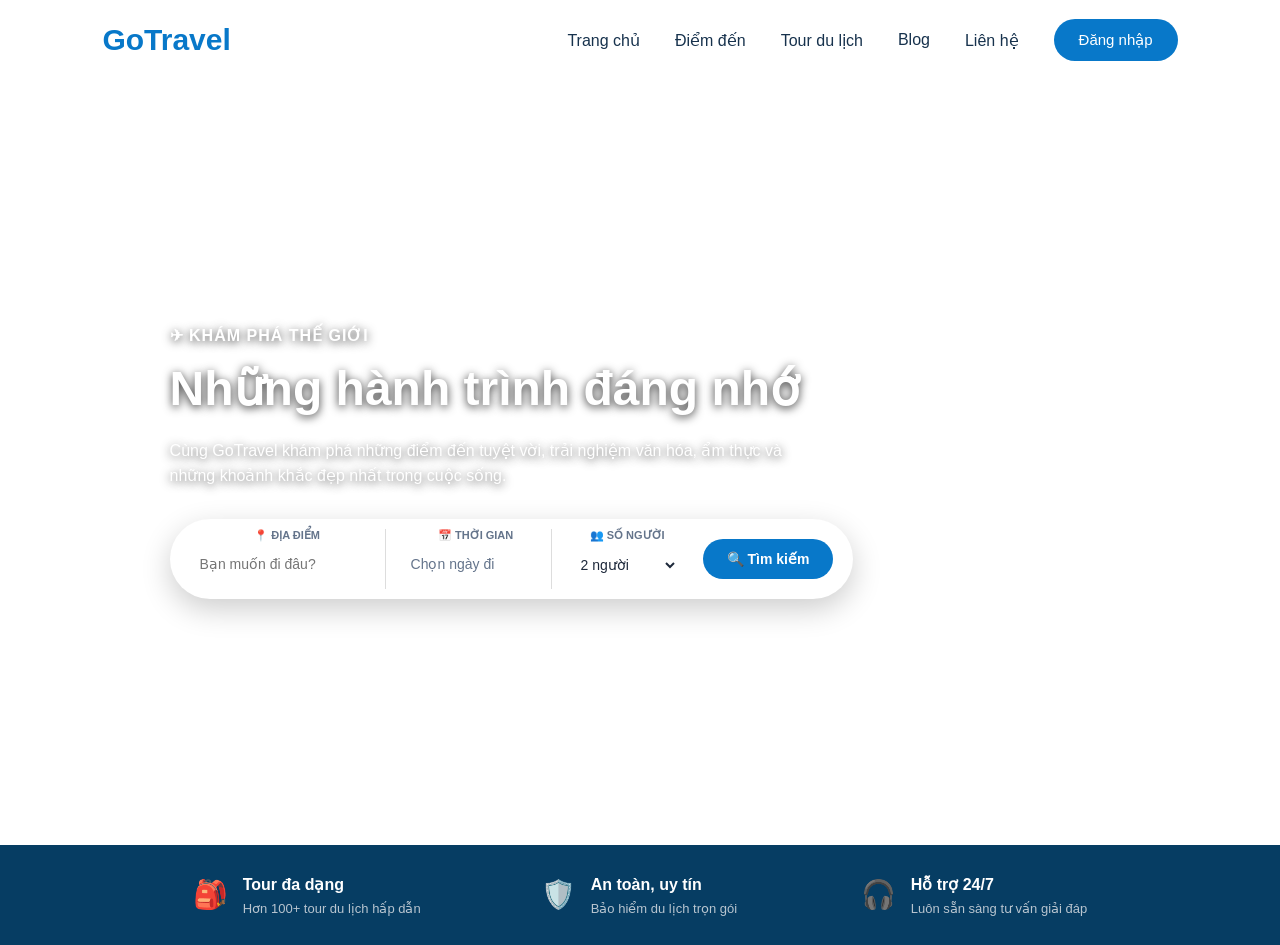
<file: index.html>
<!DOCTYPE html>
<html lang="vi">
<head>
    <meta charset="UTF-8">
    <meta http-equiv="refresh" content="0; url=Bai%20tap%20lon%20tkw/khungtrangwed/banner.html">
    <script>
        window.location.href = "Bai tap lon tkw/khungtrangwed/banner.html";
    </script>
</head>
<body></body>
</html>
</file>
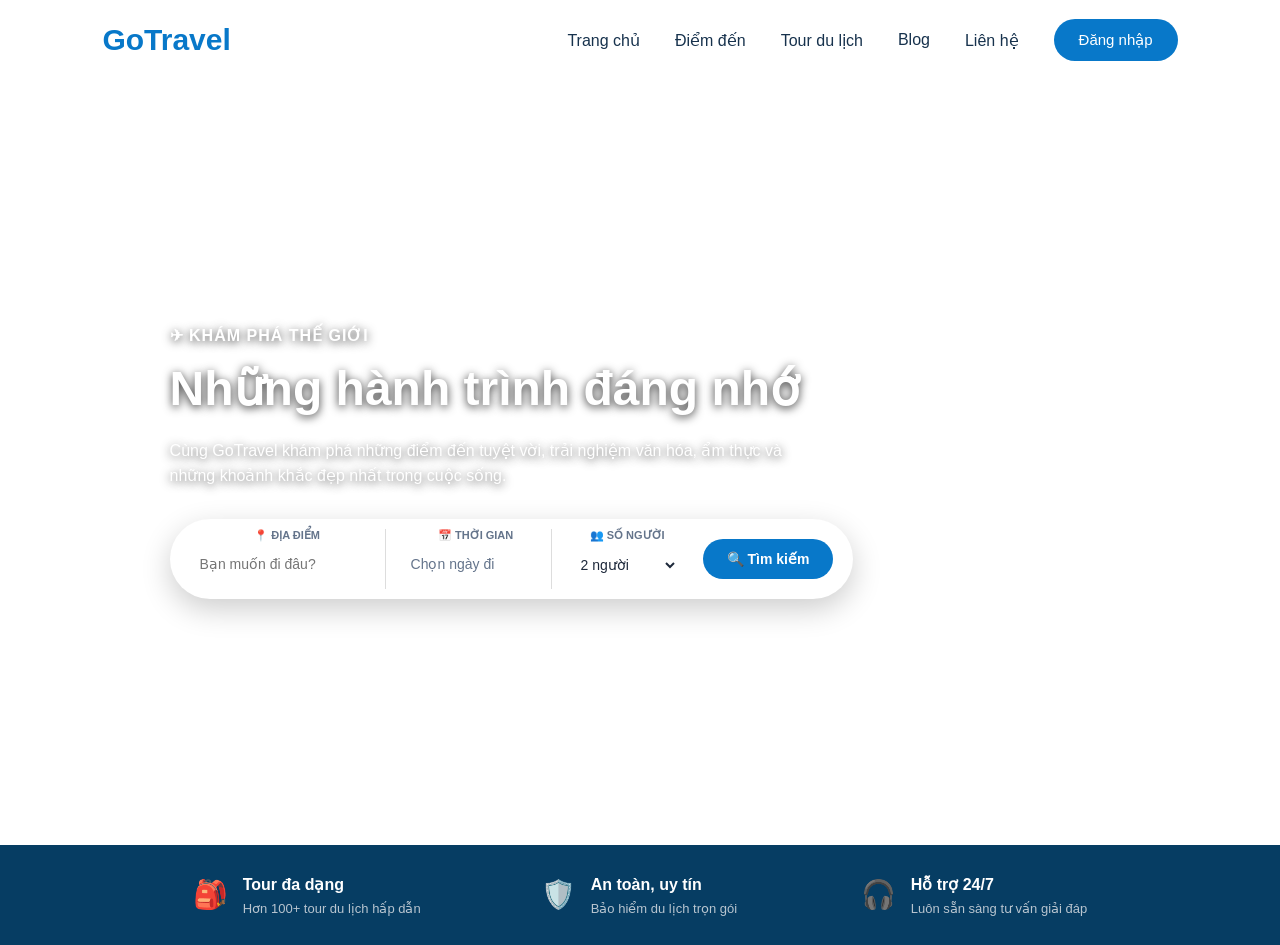
<file: Bai tap lon tkw/khungtrangwed/banner.html>
<!DOCTYPE html>
<html lang="vi">

<head>
    <meta charset="UTF-8">
    <meta name="viewport" content="width=device-width, initial-scale=1.0">
    <title>Du lịch Việt Nam - GoTravel</title>
    
<link rel="stylesheet" href="style.css/banner.css">
<!-- Nhúng phông chữ chuẩn tiếng Việt từ Google -->
<link href="https://fonts.googleapis.com/css2?family=Be+Vietnam+Pro:wght@500;600;700&display=swap" rel="stylesheet">
</head>

<body>

    <!-- ================= HEADER ================= -->
    <header>
        <div class="logo" onclick="location.href='banner.html'">GoTravel</div>
        <div class="header-right">
            <nav>
                <a href="banner.html">Trang chủ</a>
                <a href="diemden.html">Điểm đến</a>
                <a href="tour.html">Tour du lịch</a>
                <a href="blog.html">Blog</a>
                <a href="lienhe.html">Liên hệ</a>
            </nav>
            <div id="user-account-area">
                <button type="button" class="login" onclick="window.location.href='login.html'">Đăng nhập</button>
            </div>
        </div>
    </header>

    <!-- ================= BANNER / HERO SECTION ================= -->
    <section class="banner">
        <div class="banner-content">
            <p class="subtitle">✈ Khám phá thế giới</p>
            <h1>Những hành trình đáng nhớ</h1>
            <p class="description">Cùng GoTravel khám phá những điểm đến tuyệt vời, trải nghiệm văn hóa, ẩm thực và những khoảnh khắc đẹp nhất trong cuộc sống.</p>

            <!-- THANH TÌM KIẾM TOUR -->
            <div class="search-box">
                <div class="search-item">
                    <label>📍 ĐỊA ĐIỂM</label>
                    <input type="text" placeholder="Bạn muốn đi đâu?">
                </div>
              <div class="search-item">
    <label>📅 THỜI GIAN</label>
    <input type="text" class="date-input-custom" placeholder="Chọn ngày đi" onfocus="(this.type='date')" onblur="if(!this.value)this.type='text'">
</div>
                <div class="search-item">
                    <label>👥 SỐ NGƯỜI</label>
                    <select>
                        <option>1 người</option>
                        <option selected>2 người</option>
                        <option>3 - 5 người</option>
                        <option>Trên 5 người</option>
                    </select>
                </div>
                <button type="button" class="btn-search" onclick="executeSearch()">🔍 Tìm kiếm</button>
            </div>
        </div>
    </section>

    <!-- ================= TÍNH NĂNG NỔI BẬT ================= -->
    <section class="features">
        <div class="feature">
            <span class="feature-icon">🎒</span>
            <div>
                <h3>Tour đa dạng</h3>
                <p>Hơn 100+ tour du lịch hấp dẫn</p>
            </div>
        </div>
        <div class="feature">
            <span class="feature-icon">🛡️</span>
            <div>
                <h3>An toàn, uy tín</h3>
                <p>Bảo hiểm du lịch trọn gói</p>
            </div>
        </div>
        <div class="feature">
            <span class="feature-icon">🎧</span>
            <div>
                <h3>Hỗ trợ 24/7</h3>
                <p>Luôn sẵn sàng tư vấn giải đáp</p>
            </div>
        </div>
    </section>

    <!-- ================= JS XỬ LÝ ĐĂNG NHẬP & MENU TÀI KHOẢN ================= -->
    <script>
        document.addEventListener("DOMContentLoaded", function () {
            const currentUser = JSON.parse(sessionStorage.getItem("currentUser"));
            const userArea = document.getElementById("user-account-area");

            if (currentUser) {
                userArea.innerHTML = `
                    <div class="user-menu-container">
                        <div class="user-btn" onclick="toggleUserDropdown()">
                            <span class="avatar-icon">👤</span>
                            <span class="user-name">${currentUser.name || currentUser.email}</span>
                            <small>▼</small>
                        </div>
                        <div id="user-dropdown" class="user-dropdown">
                            <div class="dropdown-header">
                                <strong>${currentUser.name || "Khách hàng"}</strong>
                                <br><small>${currentUser.phone || currentUser.email}</small>
                            </div>
                            <hr>
                            <a href="mytours.html">📋 Tour của tôi</a>
                            <a href="javascript:void(0)" class="logout-btn" onclick="handleLogout()">🚪 Đăng xuất</a>
                        </div>
                    </div>
                `;
            }
        });

        function toggleUserDropdown() {
            const dropdown = document.getElementById("user-dropdown");
            dropdown.classList.toggle("show");
        }

        function handleLogout() {
            sessionStorage.removeItem("currentUser");
            window.location.href = "banner.html";
        }
    </script>

</body>

</html>
</file>
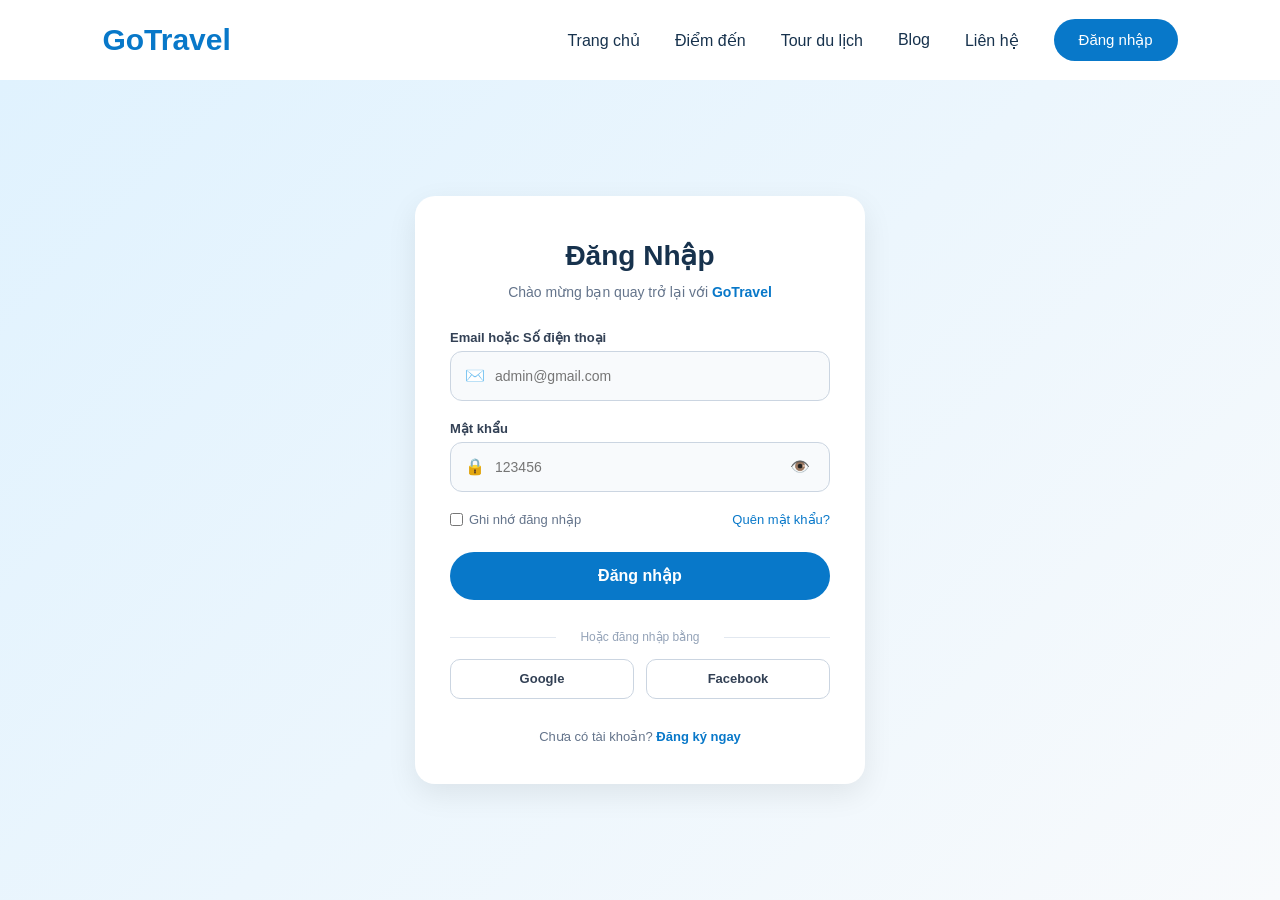
<file: Bai tap lon tkw/khungtrangwed/dattour.html>
<!DOCTYPE html>
<html lang="vi">

<head>
    <meta charset="UTF-8">
    <meta name="viewport" content="width=device-width, initial-scale=1.0">
    <title>Đăng Ký Đặt Tour - GoTravel</title>
    <link rel="stylesheet" href="style.css/banner.css">
    <link rel="stylesheet" href="style.css/dattour.css">
<!-- Nhúng phông chữ chuẩn tiếng Việt từ Google -->
<link href="https://fonts.googleapis.com/css2?family=Be+Vietnam+Pro:wght@500;600;700&display=swap" rel="stylesheet">
    <style>
        /* ================= KHUNG THÔNG BÁO TÙY CHỈNH (THAY THẾ ALERT) ================= */
        .custom-modal-overlay {
            display: none;
            position: fixed;
            inset: 0;
            background: rgba(15, 23, 42, 0.65);
            backdrop-filter: blur(4px);
            z-index: 9999;
            justify-content: center;
            align-items: center;
        }

        .custom-modal-card {
            background: #ffffff;
            padding: 28px 32px;
            border-radius: 20px;
            max-width: 500px;
            width: 90%;
            text-align: center;
            box-shadow: 0 10px 30px rgba(0, 0, 0, 0.25);
            animation: popupScale 0.3s ease;
        }

        .custom-modal-header {
            font-size: 18px;
            font-weight: 800;
            color: #0878c9;
            margin-bottom: 16px;
            border-bottom: 1px dashed #cbd5e1;
            padding-bottom: 10px;
        }

        .custom-modal-body {
            font-size: 15px;
            color: #334155;
            line-height: 1.6;
            margin-bottom: 24px;
            text-align: left;
        }

        .btn-modal-close {
            background: #0878c9;
            color: #ffffff;
            border: none;
            padding: 12px 40px;
            border-radius: 25px;
            font-weight: 700;
            font-size: 15px;
            cursor: pointer;
            transition: background 0.2s ease;
        }

        .btn-modal-close:hover {
            background: #05629f;
        }

        @keyframes popupScale {
            from { opacity: 0; transform: scale(0.85); }
            to { opacity: 1; transform: scale(1); }
        }
    </style>
</head>
<body>

    <!-- ================= HEADER ================= -->
    <header>
        <div class="logo" onclick="location.href='banner.html'">GoTravel</div>
        <div class="header-right">
            <nav>
                <a href="banner.html">Trang chủ</a>
                <a href="diemden.html">Điểm đến</a>
                <a href="tour.html">Tour du lịch</a>
                <a href="blog.html">Blog</a>
                <a href="lienhe.html">Liên hệ</a>
            </nav>
            <div id="user-account-area">
                <button type="button" class="login" onclick="window.location.href='login.html'">Đăng nhập</button>
            </div>
        </div>
    </header>

    <!-- ================= FORM ĐĂNG KÝ ĐẶT TOUR ================= -->
    <div class="booking-container">
        <h2 class="booking-title">📋 Đăng Ký Thông Tin Đặt Tour</h2>

        <form id="bookingForm" onsubmit="handleBookingSubmit(event)">
            <div class="form-group">
                <label for="tourName">Tour đăng ký</label>
                <input type="text" id="tourName" readonly class="input-readonly">
            </div>

            <div class="form-row">
                <div class="form-group">
                    <label for="fullName">Họ và tên khách hàng *</label>
                    <input type="text" id="fullName" required placeholder="Ví dụ: Nguyễn Văn A">
                </div>
                <div class="form-group">
                    <label for="phone">Số điện thoại liên hệ *</label>
                    <input type="tel" id="phone" required placeholder="Ví dụ: 0987654321">
                </div>
            </div>

            <div class="form-row">
                <div class="form-group">
                    <label for="email">Địa chỉ Email *</label>
                    <input type="email" id="email" required placeholder="example@gmail.com">
                </div>
                <div class="form-group">
                    <label for="departureDate">Ngày khởi hành dự kiến *</label>
                    <input type="date" id="departureDate" required>
                </div>
            </div>

            <div class="form-row">
                <div class="form-group">
                    <label for="quantity">Số lượng khách *</label>
                    <input type="number" id="quantity" min="1" value="1" oninput="calculateTotal()" onchange="calculateTotal()" required>
                </div>
                <div class="form-group">
                    <label for="note">Ghi chú thêm (nếu có)</label>
                    <input type="text" id="note" placeholder="Yêu cầu ăn chay, hỗ trợ đưa đón...">
                </div>
            </div>

            <!-- BẢNG TÍNH TỔNG TIỀN TỰ ĐỘNG -->
            <div class="summary-box">
                <div class="summary-item">
                    <span>Đơn giá / khách:</span>
                    <strong id="unitPriceText">0đ</strong>
                </div>
                <div class="summary-item summary-total">
                    <span class="total-label">TỔNG THÀNH TIỀN:</span>
                    <span class="total-price" id="totalPriceText">0đ</span>
                </div>
            </div>

            <button type="submit" class="btn-submit-booking">XÁC NHẬN ĐĂNG KÝ TOUR</button>
        </form>
    </div>

    <!-- ================= KHUNG THÔNG BÁO TÙY CHỈNH GOTRAVEL ================= -->
    <div id="customAlertModal" class="custom-modal-overlay">
        <div class="custom-modal-card">
            <div class="custom-modal-header">🎉 THÔNG BÁO GOTRAVEL</div>
            <div class="custom-modal-body" id="customAlertContent"></div>
            <button type="button" class="btn-modal-close" onclick="closeCustomAlert()">OK</button>
        </div>
    </div>

    <!-- ================= JAVASCRIPT LOGIC ================= -->
    <script>
        let unitPrice = 0;
        let currentUser = null;
        let onModalCloseCallback = null;

        document.addEventListener("DOMContentLoaded", function () {
            // 1. KIỂM TRA ĐĂNG NHẬP
            currentUser = JSON.parse(sessionStorage.getItem("currentUser"));
            if (!currentUser) {
                sessionStorage.setItem("redirectAfterLogin", window.location.href);
                window.location.href = "login.html";
                return;
            }

            // Hiển thị giao diện người dùng ở Header
            const userArea = document.getElementById("user-account-area");
            userArea.innerHTML = `
                <div class="user-menu-container">
                    <div class="user-btn" onclick="toggleUserDropdown()">
                        <span class="avatar-icon">👤</span>
                        <span class="user-name">${currentUser.name || currentUser.email}</span>
                        <small>▼</small>
                    </div>
                    <div id="user-dropdown" class="user-dropdown">
                        <div class="dropdown-header">
                            <strong>${currentUser.name || "Khách hàng"}</strong>
                            <small>${currentUser.email}</small>
                        </div>
                        <hr>
                        <a href="mytours.html">📋 Tour của tôi</a>
                        <a href="javascript:void(0)" class="logout-btn" onclick="handleLogout()">🚪 Đăng xuất</a>
                    </div>
                </div>
            `;

            // Tự động điền thông tin người dùng có sẵn
            if (currentUser.name) document.getElementById('fullName').value = currentUser.name;
            if (currentUser.email) document.getElementById('email').value = currentUser.email;

            // 2. ĐỌC GIÁ TIỀN VÀ TÊN TOUR TỪ URL
            const urlParams = new URLSearchParams(window.location.search);
            const tourParam = urlParams.get('tour') || 'Tour Du Lịch Trọn Gói';
            const priceParam = parseInt(urlParams.get('price')) || 3490000;

            unitPrice = priceParam;
            document.getElementById('tourName').value = tourParam;
            document.getElementById('unitPriceText').innerText = priceParam.toLocaleString('vi-VN') + 'đ';

            calculateTotal();
        });

        function calculateTotal() {
            const qty = parseInt(document.getElementById('quantity').value) || 1;
            const total = unitPrice * qty;
            document.getElementById('totalPriceText').innerText = total.toLocaleString('vi-VN') + 'đ';
        }

        // 3. LƯU THÔNG TIN ĐẶT TOUR VÀO TÀI KHOẢN
        function handleBookingSubmit(event) {
            event.preventDefault();

            const qty = parseInt(document.getElementById('quantity').value) || 1;
            const total = unitPrice * qty;

            const bookingData = {
                id: 'GT' + Date.now().toString().slice(-6),
                userEmail: currentUser.email,
                tourName: document.getElementById('tourName').value,
                fullName: document.getElementById('fullName').value,
                phone: document.getElementById('phone').value,
                email: document.getElementById('email').value,
                departureDate: document.getElementById('departureDate').value,
                quantity: qty,
                unitPrice: unitPrice,
                totalPrice: total,
                note: document.getElementById('note').value || 'Không có',
                bookingDate: new Date().toLocaleDateString('vi-VN')
            };

            // Lấy danh sách tour đã lưu hoặc tạo mới
            let allBookings = JSON.parse(localStorage.getItem('myBookedTours')) || [];
            allBookings.push(bookingData);
            localStorage.setItem('myBookedTours', JSON.stringify(allBookings));

            // Hiển thị Khung thông báo đẹp thay thế alert()
            showCustomAlert(`
                <p style="text-align: center; font-weight: bold; font-size: 16px; color: #1e293b; margin-bottom: 12px;">
                    🎉 CHÚC MỪNG ${bookingData.fullName.toUpperCase()}!
                </p>
                <p style="margin-bottom: 8px;">Bạn đã đăng ký thành công tour:</p>
                <p style="color: #0878c9; font-weight: bold; margin-bottom: 12px;">👉 ${bookingData.tourName}</p>
                <p style="font-size: 13px; color: #64748b;">Xem chi tiết thông tin trong danh sách <strong>"Tour của tôi"</strong>.</p>
            `, function () {
                window.location.href = 'mytours.html';
            });
        }

        // Hàm mở Modal Thông báo
        function showCustomAlert(contentHTML, callback = null) {
            document.getElementById("customAlertContent").innerHTML = contentHTML;
            document.getElementById("customAlertModal").style.display = "flex";
            onModalCloseCallback = callback;
        }

        // Hàm đóng Modal và gọi Callback (chuyển trang)
        function closeCustomAlert() {
            document.getElementById("customAlertModal").style.display = "none";
            if (typeof onModalCloseCallback === "function") {
                onModalCloseCallback();
                onModalCloseCallback = null;
            }
        }

        function toggleUserDropdown() {
            const dropdown = document.getElementById("user-dropdown");
            dropdown.classList.toggle("show");
        }

        function handleLogout() {
            sessionStorage.removeItem("currentUser");
            window.location.href = "banner.html";
        }
    </script>
</body>

</html>
</file>
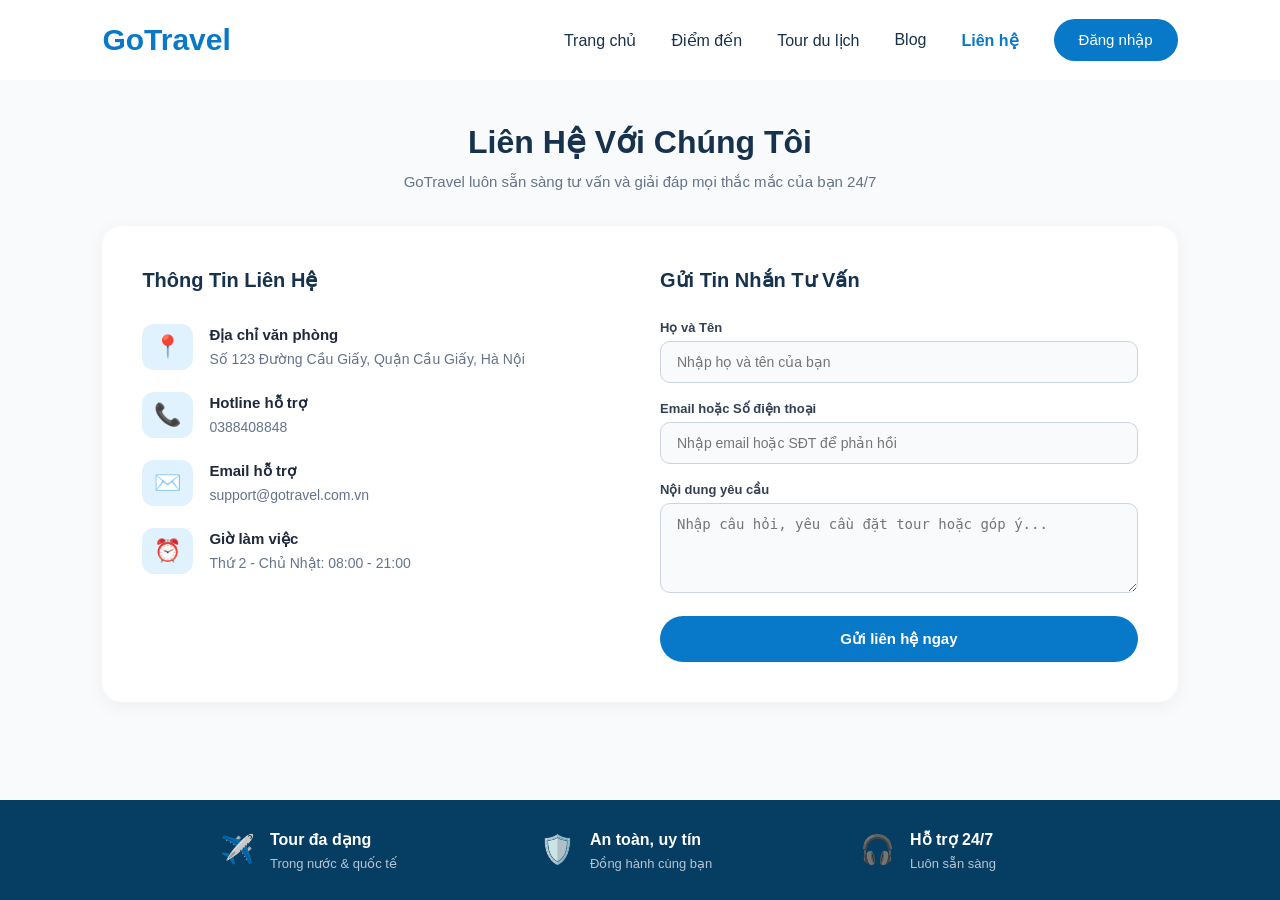
<file: Bai tap lon tkw/khungtrangwed/lienhe.html>
<!DOCTYPE html>
<html lang="vi">

<head>
    <meta charset="UTF-8">
    <meta name="viewport" content="width=device-width, initial-scale=1.0">
    <title>Liên Hệ - GoTravel</title>

    <link rel="stylesheet" href="style.css/banner.css">
    <link rel="stylesheet" href="style.css/lienhe.css">
    <!-- Nhúng phông chữ chuẩn tiếng Việt từ Google -->
    <link href="https://fonts.googleapis.com/css2?family=Be+Vietnam+Pro:wght@500;600;700&display=swap" rel="stylesheet">
</head>

<body>

    <!-- ================= HEADER ================= -->
    <header id="mainHeader">
        <div class="logo" onclick="navigateTo('banner.html')">GoTravel</div>
        <div class="header-right">
            <nav>
                <a href="banner.html">Trang chủ</a>
                <a href="diemden.html">Điểm đến</a>
                <a href="tour.html">Tour du lịch</a>
                <a href="blog.html">Blog</a>
                <a href="lienhe.html" class="active">Liên hệ</a>
            </nav>
            
            <!-- KHU VỰC TÀI KHOẢN (BANNER.JS SẼ TỰ ĐỘNG BƠM MENU VÀO ĐÂY) -->
            <div id="user-account-area">
                <button type="button" class="login" onclick="navigateTo('login.html')">Đăng nhập</button>
            </div>
        </div>
    </header>


    <!-- ================= NỘI DUNG LIÊN HỆ ================= -->
    <section class="contact-container">
        
        <div class="section-header">
            <h2>Liên Hệ Với Chúng Tôi</h2>
            <p>GoTravel luôn sẵn sàng tư vấn và giải đáp mọi thắc mắc của bạn 24/7</p>
        </div>

        <div class="contact-wrapper">
            
            <!-- Cột trái: Thông tin liên hệ -->
            <div class="contact-info">
                <h3>Thông Tin Liên Hệ</h3>
                
                <div class="info-item">
                    <span class="info-icon">📍</span>
                    <div class="info-text">
                        <h4>Địa chỉ văn phòng</h4>
                        <p>Số 123 Đường Cầu Giấy, Quận Cầu Giấy, Hà Nội</p>
                    </div>
                </div>

                <div class="info-item">
                    <span class="info-icon">📞</span>
                    <div class="info-text">
                        <h4>Hotline hỗ trợ</h4>
                        <p>0388408848</p>
                    </div>
                </div>

                <div class="info-item">
                    <span class="info-icon">✉️</span>
                    <div class="info-text">
                        <h4>Email hỗ trợ</h4>
                        <p>support@gotravel.com.vn</p>
                    </div>
                </div>

                <div class="info-item">
                    <span class="info-icon">⏰</span>
                    <div class="info-text">
                        <h4>Giờ làm việc</h4>
                        <p>Thứ 2 - Chủ Nhật: 08:00 - 21:00</p>
                    </div>
                </div>
            </div>

            <!-- Cột phải: Form gửi tin nhắn -->
            <form class="contact-form" onsubmit="handleContactSubmit(event)">
                <h3>Gửi Tin Nhắn Tư Vấn</h3>
                
                <div class="form-group">
                    <label>Họ và Tên</label>
                    <input type="text" id="contact-name" placeholder="Nhập họ và tên của bạn" required>
                </div>

                <div class="form-group">
                    <label>Email hoặc Số điện thoại</label>
                    <input type="text" id="contact-email" placeholder="Nhập email hoặc SĐT để phản hồi" required>
                </div>

                <div class="form-group">
                    <label>Nội dung yêu cầu</label>
                    <textarea id="contact-msg" rows="4" placeholder="Nhập câu hỏi, yêu cầu đặt tour hoặc góp ý..." required></textarea>
                </div>

                <button type="submit" class="btn-send">Gửi liên hệ ngay</button>
            </form>

        </div>

    </section>


    <!-- ================= FOOTER ================= -->
    <section class="features">
        <div class="feature"><span class="feature-icon">✈️</span><div><h3>Tour đa dạng</h3><p>Trong nước & quốc tế</p></div></div>
        <div class="feature"><span class="feature-icon">🛡️</span><div><h3>An toàn, uy tín</h3><p>Đồng hành cùng bạn</p></div></div>
        <div class="feature"><span class="feature-icon">🎧</span><div><h3>Hỗ trợ 24/7</h3><p>Luôn sẵn sàng</p></div></div>
    </section>


    <!-- NHÚNG FILE JAVASCRIPT CHUNG NẰM BÊN NGOÀI -->
    <script src="banner.js"></script>

    <!-- JS RIÊNG XỬ LÝ FORM LIÊN HỆ -->
    <script>
        document.addEventListener("DOMContentLoaded", function () {
            const currentUser = JSON.parse(sessionStorage.getItem("currentUser"));

            // Tự động điền sẵn Họ tên & Email vào Form nếu đã đăng nhập
            if (currentUser) {
                const nameInput = document.getElementById("contact-name");
                const emailInput = document.getElementById("contact-email");
                if (nameInput) nameInput.value = currentUser.name || "";
                if (emailInput) emailInput.value = currentUser.email || "";
            }
        });

        // Xử lý sự kiện bấm nút gửi liên hệ
        function handleContactSubmit(event) {
            event.preventDefault();
            const name = document.getElementById("contact-name").value;
            alert(`Cảm ơn ${name} đã gửi liên hệ! Đội ngũ GoTravel sẽ phản hồi quý khách trong thời gian sớm nhất.`);
            document.querySelector(".contact-form").reset();
        }
    </script>

</body>

</html>
</file>
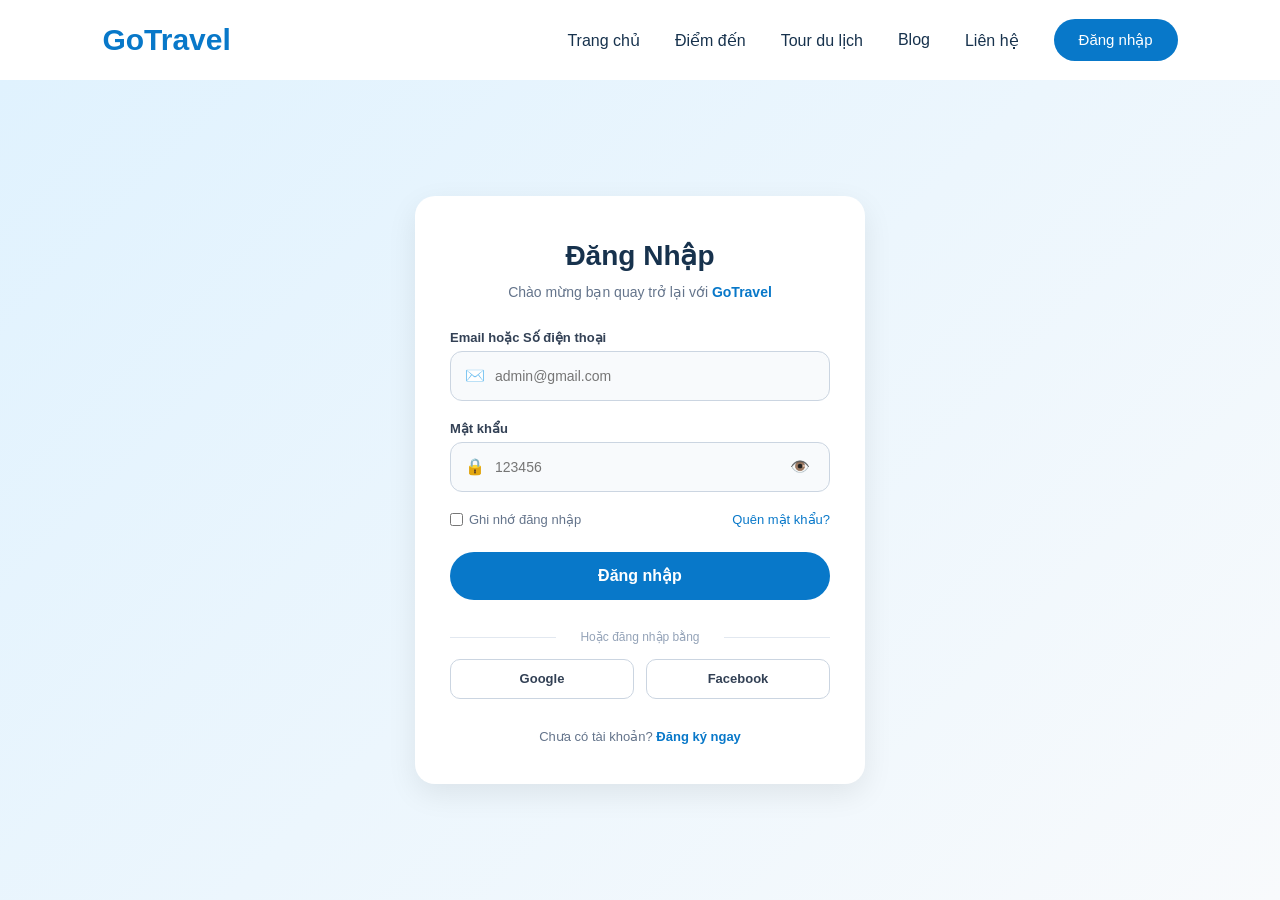
<file: Bai tap lon tkw/khungtrangwed/login.html>
<!DOCTYPE html>
<html lang="vi">

<head>
    <meta charset="UTF-8">
    <meta name="viewport" content="width=device-width, initial-scale=1.0">
    <title>Đăng nhập - GoTravel</title>

    <!-- CSS chung & CSS riêng cho Login -->
    <link rel="stylesheet" href="style.css/banner.css">
    <link rel="stylesheet" href="style.css/login.css">
<!-- Nhúng phông chữ chuẩn tiếng Việt từ Google -->
<link href="https://fonts.googleapis.com/css2?family=Be+Vietnam+Pro:wght@500;600;700&display=swap" rel="stylesheet">
    <style>
        /* CSS cho nút con mắt ẩn/hiện mật khẩu */
        .toggle-password {
            cursor: pointer;
            font-size: 16px;
            user-select: none;
            padding: 0 5px;
            transition: transform 0.2s ease;
        }

        .toggle-password:hover {
            transform: scale(1.15);
        }
    </style>
</head>
<body>

    <!-- ================= HEADER ================= -->
    <header>
        <div class="logo" onclick="location.href='banner.html'">GoTravel</div>
        <div class="header-right">
            <nav>
                <a href="banner.html">Trang chủ</a>
                <a href="diemden.html">Điểm đến</a>
                <a href="tour.html">Tour du lịch</a>
                <a href="blog.html">Blog</a>
                <a href="lienhe.html">Liên hệ</a>
            </nav>
            <button class="login" onclick="location.href='login.html'">Đăng nhập</button>
        </div>
    </header>


    <!-- ================= KHU VỰC TÀI KHOẢN ================= -->
    <div class="login-wrapper">
        <div class="login-container">
            
            <!-- Khung thông báo lỗi / Thành công -->
            <div id="alert-box" class="alert-msg"></div>

            <!-- ================= 1. FORM ĐĂNG NHẬP ================= -->
            <form id="form-login" class="auth-form active" onsubmit="handleLogin(event)">
                <div class="login-header">
                    <h2>Đăng Nhập</h2>
                    <p>Chào mừng bạn quay trở lại với <span>GoTravel</span></p>
                </div>

                <div class="form-group">
                    <label for="login-email">Email hoặc Số điện thoại</label>
                    <div class="input-box">
                        <span class="input-icon">✉️</span>
                        <input type="text" id="login-email" placeholder="admin@gmail.com" required autocomplete="off">
                    </div>
                </div>

                <div class="form-group">
                    <label for="login-pass">Mật khẩu</label>
                    <div class="input-box">
                        <span class="input-icon">🔒</span>
                        <input type="password" id="login-pass" placeholder="123456" required>
                        <!-- Biểu tượng con mắt ẩn/hiện mật khẩu -->
                        <span class="toggle-password" onclick="togglePasswordVisibility('login-pass', this)" title="Hiện/Ẩn mật khẩu">👁️</span>
                    </div>
                </div>

                <div class="form-options">
                    <label class="remember-me">
                        <input type="checkbox" id="remember-me">
                        <span>Ghi nhớ đăng nhập</span>
                    </label>
                    <a href="javascript:void(0)" class="forgot-pass" onclick="switchForm('forgot')">Quên mật khẩu?</a>
                </div>

                <button type="submit" class="btn-submit">Đăng nhập</button>

                <div class="social-login">
                    <p>Hoặc đăng nhập bằng</p>
                    <div class="social-btns">
                        <button type="button" class="btn-social google" onclick="handleSocialLogin('Google')">
                            Google
                        </button>
                        <button type="button" class="btn-social facebook" onclick="handleSocialLogin('Facebook')">
                            Facebook
                        </button>
                    </div>
                </div>

                <div class="register-link">
                    Chưa có tài khoản? <a href="javascript:void(0)" onclick="switchForm('register')">Đăng ký ngay</a>
                </div>
            </form>


            <!-- ================= 2. FORM ĐĂNG KÝ ================= -->
            <form id="form-register" class="auth-form" onsubmit="handleRegister(event)">
                <div class="login-header">
                    <h2>Đăng Ký Tài Khoản</h2>
                    <p>Tạo tài khoản mới cùng <span>GoTravel</span></p>
                </div>

                <div class="form-group">
                    <label for="reg-name">Họ và Tên</label>
                    <div class="input-box">
                        <span class="input-icon">👤</span>
                        <input type="text" id="reg-name" placeholder="Nhập họ và tên" required>
                    </div>
                </div>

                <div class="form-group">
                    <label for="reg-email">Email hoặc Số điện thoại</label>
                    <div class="input-box">
                        <span class="input-icon">✉️</span>
                        <input type="text" id="reg-email" placeholder="Nhập email hoặc SĐT" required autocomplete="off">
                    </div>
                </div>

                <div class="form-group">
                    <label for="reg-pass">Mật khẩu</label>
                    <div class="input-box">
                        <span class="input-icon">🔒</span>
                        <input type="password" id="reg-pass" placeholder="Tạo mật khẩu" required minlength="6">
                        <!-- Biểu tượng con mắt ẩn/hiện mật khẩu -->
                        <span class="toggle-password" onclick="togglePasswordVisibility('reg-pass', this)" title="Hiện/Ẩn mật khẩu">👁️</span>
                    </div>
                </div>

                <button type="submit" class="btn-submit">Tạo tài khoản</button>

                <div class="register-link">
                    Đã có tài khoản? <a href="javascript:void(0)" onclick="switchForm('login')">Đăng nhập ngay</a>
                </div>
            </form>


            <!-- ================= 3. FORM QUÊN MẬT KHẨU ================= -->
            <form id="form-forgot" class="auth-form" onsubmit="handleForgot(event)">
                <div class="login-header">
                    <h2>Quên Mật Khẩu</h2>
                    <p>Nhập email để khôi phục lại mật khẩu</p>
                </div>

                <div class="form-group">
                    <label for="forgot-email">Email / Số điện thoại đăng ký</label>
                    <div class="input-box">
                        <span class="input-icon">✉️</span>
                        <input type="text" id="forgot-email" placeholder="Nhập email cần lấy lại mật khẩu" required>
                    </div>
                </div>

                <button type="submit" class="btn-submit">Gửi yêu cầu khôi phục</button>

                <div class="register-link">
                    Quay lại <a href="javascript:void(0)" onclick="switchForm('login')">Đăng nhập</a>
                </div>
            </form>

        </div>
    </div>


    <!-- ================= JAVASCRIPT LOGIC ================= -->
    <script>
        // Hàm chuyển đổi Ẩn / Hiện Mật khâu
        function togglePasswordVisibility(inputId, iconElem) {
            const passInput = document.getElementById(inputId);
            if (passInput.type === "password") {
                passInput.type = "text";
                iconElem.innerText = "🙈"; // Đổi icon sang nhắm mắt khi hiển thị chữ
            } else {
                passInput.type = "password";
                iconElem.innerText = "👁️"; // Đổi lại con mắt khi ẩn mật khẩu
            }
        }

        // Tạo tài khoản mặc định vào LocalStorage nếu chưa có
        if (!localStorage.getItem("users")) {
            const defaultUsers = [{
                email: "admin@gmail.com",
                pass: "123456",
                name: "Quản Trị Viên"
            }];
            localStorage.setItem("users", JSON.stringify(defaultUsers));
        }

        // Hàm hiển thị thông báo
        function showAlert(msg, isSuccess = false) {
            const alertBox = document.getElementById("alert-box");
            alertBox.innerText = msg;
            alertBox.className = "alert-msg " + (isSuccess ? "alert-success" : "alert-error");
            alertBox.style.display = "block";
            
            setTimeout(() => {
                alertBox.style.display = "none";
            }, 4000);
        }

        // Chuyển đổi giữa các Form
        function switchForm(formType) {
            document.getElementById("alert-box").style.display = "none";
            document.querySelectorAll(".auth-form").forEach(f => f.classList.remove("active"));
            
            if (formType === 'login') document.getElementById("form-login").classList.add("active");
            if (formType === 'register') document.getElementById("form-register").classList.add("active");
            if (formType === 'forgot') document.getElementById("form-forgot").classList.add("active");
        }

        // Hàm xử lý chung sau khi đăng nhập thành công
        function onLoginSuccess(user) {
            sessionStorage.setItem("currentUser", JSON.stringify(user));
            showAlert("Đăng nhập thành công! Đang chuyển hướng...", true);
            
            const redirectUrl = sessionStorage.getItem("redirectAfterLogin");
            
            setTimeout(() => {
                if (redirectUrl) {
                    sessionStorage.removeItem("redirectAfterLogin");
                    window.location.href = redirectUrl;
                } else {
                    window.location.href = "banner.html";
                }
            }, 1200);
        }

        // 1. Xử lý Đăng Nhập
        function handleLogin(event) {
            event.preventDefault();
            const email = document.getElementById("login-email").value.trim();
            const pass = document.getElementById("login-pass").value;

            const users = JSON.parse(localStorage.getItem("users")) || [];
            const foundUser = users.find(u => u.email === email && u.pass === pass);

            if (foundUser) {
                onLoginSuccess(foundUser);
            } else {
                showAlert("Sai email/số điện thoại hoặc mật khẩu!", false);
            }
        }

        // 2. Xử lý Đăng Ký Tài Khoản
        function handleRegister(event) {
            event.preventDefault();
            const name = document.getElementById("reg-name").value.trim();
            const email = document.getElementById("reg-email").value.trim();
            const pass = document.getElementById("reg-pass").value;

            let users = JSON.parse(localStorage.getItem("users")) || [];
            
            if (users.some(u => u.email === email)) {
                showAlert("Email/SĐT này đã được đăng ký!", false);
                return;
            }

            const newUser = { name, email, pass };
            users.push(newUser);
            localStorage.setItem("users", JSON.stringify(users));

            showAlert("Đăng ký thành công! Đang tự động đăng nhập...", true);
            
            setTimeout(() => {
                onLoginSuccess(newUser);
            }, 1200);
        }

        // 3. Xử lý Quên Mật Khẩu
        function handleForgot(event) {
            event.preventDefault();
            const email = document.getElementById("forgot-email").value.trim();
            const users = JSON.parse(localStorage.getItem("users")) || [];

            const foundUser = users.find(u => u.email === email);

            if (foundUser) {
                showAlert(`Mật khẩu của bạn là: ${foundUser.pass}`, true);
            } else {
                showAlert("Không tìm thấy tài khoản trong hệ thống!", false);
            }
        }

        // 4. Đăng nhập qua Google / Facebook
        function handleSocialLogin(provider) {
            const socialUser = {
                name: "Người dùng " + provider,
                email: "user." + provider.toLowerCase() + "@gotravel.com"
            };
            onLoginSuccess(socialUser);
        }
    </script>

</body>

</html>
</file>
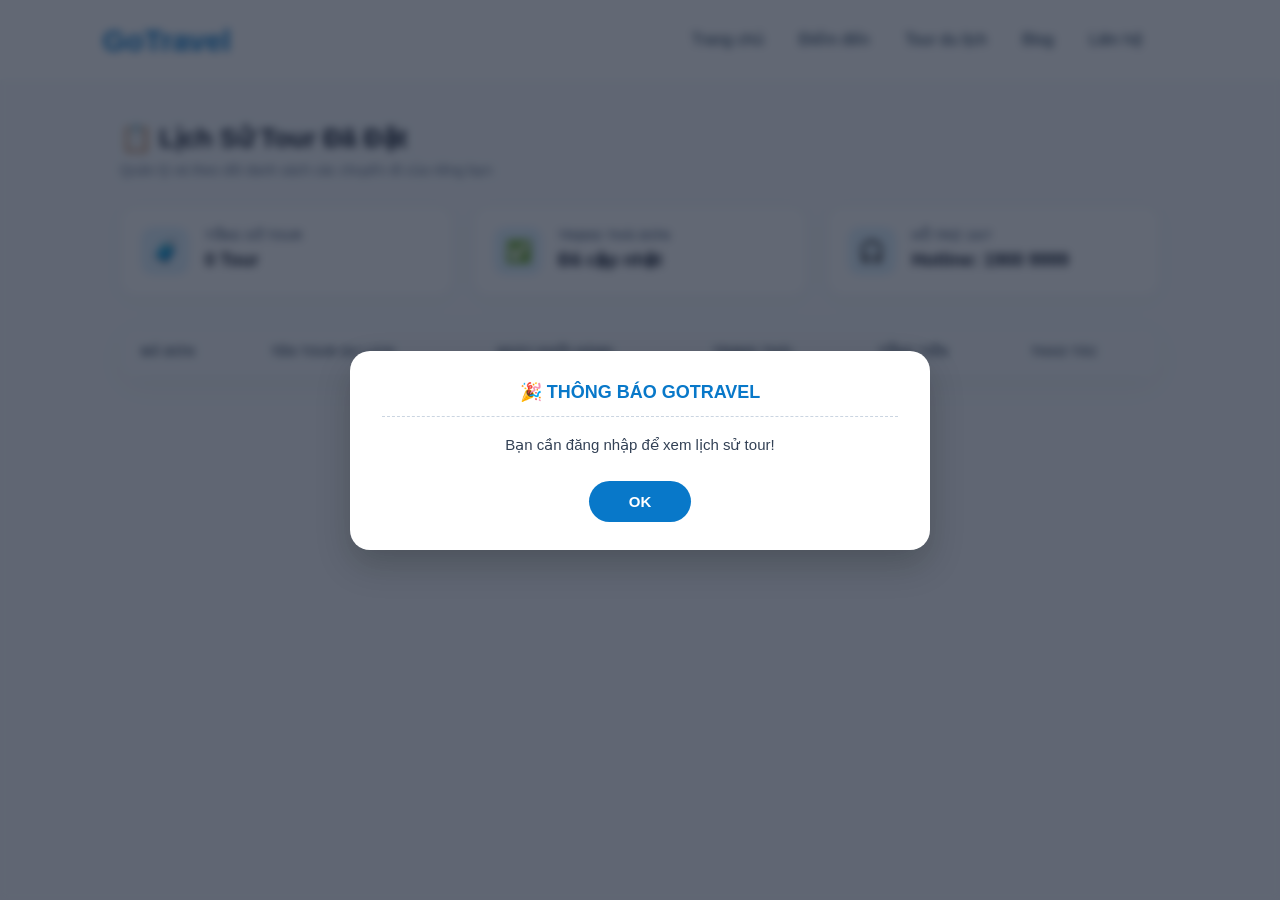
<file: Bai tap lon tkw/khungtrangwed/mytours.html>
<!DOCTYPE html>
<html lang="vi">

<head>
    <meta charset="UTF-8">
    <meta name="viewport" content="width=device-width, initial-scale=1.0">
    <title>Lịch Sử Tour - GoTravel</title>
    
    <!-- Liên kết tới CSS Header chung và CSS riêng của trang mytours -->
    <link rel="stylesheet" href="style.css/banner.css">
    <link rel="stylesheet" href="style.css/mytours.css">
    <!-- Nhúng phông chữ chuẩn tiếng Việt từ Google -->
<link href="https://fonts.googleapis.com/css2?family=Be+Vietnam+Pro:wght@500;600;700&display=swap" rel="stylesheet">
</head>
<body>

    <!-- ================= HEADER GOTRAVEL ================= -->
    <header>
        <div class="logo" onclick="location.href='banner.html'">GoTravel</div>
        <div class="header-right">
            <nav>
                <a href="banner.html">Trang chủ</a>
                <a href="diemden.html">Điểm đến</a>
                <a href="tour.html">Tour du lịch</a>
                <a href="blog.html">Blog</a>
                <a href="lienhe.html">Liên hệ</a>
            </nav>
            <div id="user-account-area"></div>
        </div>
    </header>

    <!-- ================= NỘI DUNG CHÍNH ================= -->
    <main class="history-container">
        
        <div class="page-title-box">
            <h2>📋 Lịch Sử Tour Đã Đặt</h2>
            <p>Quản lý và theo dõi danh sách các chuyến đi của riêng bạn</p>
        </div>

        <!-- Thống kê tổng quan -->
        <div class="stats-cards">
            <div class="stat-card">
                <div class="stat-icon">🧳</div>
                <div class="stat-info">
                    <h4>Tổng số tour</h4>
                    <span id="stat-total">0 Tour</span>
                </div>
            </div>
            <div class="stat-card">
                <div class="stat-icon">✅</div>
                <div class="stat-info">
                    <h4>Trạng thái đơn</h4>
                    <span>Đã cập nhật</span>
                </div>
            </div>
            <div class="stat-card">
                <div class="stat-icon">🎧</div>
                <div class="stat-info">
                    <h4>Hỗ trợ 24/7</h4>
                    <span>Hotline: 1900 9999</span>
                </div>
            </div>
        </div>

        <!-- Bảng danh sách đơn hàng -->
        <div class="table-card">
            <table class="tour-table">
                <thead>
                    <tr>
                        <th>Mã đơn</th>
                        <th>Tên Tour du lịch</th>
                        <th>Ngày khởi hành</th>
                        <th>Trạng thái</th>
                        <th>Tổng tiền</th>
                        <th>Thao tác</th>
                    </tr>
                </thead>
                <tbody id="tourTableBody"></tbody>
            </table>
        </div>

    </main>

    <!-- ================= MODAL XEM CHI TIẾT ĐƠN HÀNG ================= -->
    <div id="orderDetailModal" class="modal-overlay">
        <div class="modal-card">
            <div class="modal-header">
                <h3>📄 Chi Tiết Đơn Đặt Tour</h3>
                <span class="close-btn" onclick="closeDetailModal()">&times;</span>
            </div>
            <div class="modal-body" id="modalContent"></div>
            <div class="modal-footer">
                <button type="button" class="btn-close-modal" onclick="closeDetailModal()">Đóng</button>
            </div>
        </div>
    </div>

    <!-- ================= MODAL HỦY TOUR & HOÀN TIỀN ================= -->
    <div id="cancelOrderModal" class="modal-overlay">
        <div class="modal-card">
            <div class="modal-header modal-header-cancel">
                <h3>⚠️ Yêu Cầu Hủy Tour & Hoàn Tiền</h3>
                <span class="close-btn" onclick="closeCancelModal()">&times;</span>
            </div>
            <div class="modal-body">
                <form id="cancelForm" onsubmit="handleConfirmCancel(event)">
                    
                    <!-- Thông tin chính sách hoàn tiền -->
                    <div class="refund-info-box">
                        <strong>💡 Chính sách hoàn tiền của GoTravel:</strong>
                        <ul>
                            <li>Hủy trước ngày đi trên 7 ngày: <strong>Hoàn 100%</strong> giá trị tour.</li>
                            <li>Hủy trước ngày đi từ 3 - 7 ngày: <strong>Hoàn 50%</strong> giá trị tour.</li>
                            <li>Hủy trong vòng 3 ngày trước khởi hành: <strong>Không áp dụng hoàn tiền</strong>.</li>
                        </ul>
                    </div>

                    <!-- Chọn lý do hủy -->
                    <div class="cancel-field-group">
                        <label class="cancel-label">1. Lý do muốn hủy tour *</label>
                        <div class="radio-options">
                            <label><input type="radio" name="cancelReason" value="Thay đổi lịch trình cá nhân / Việc đột xuất" required checked> Thay đổi lịch trình cá nhân / Việc đột xuất</label>
                            <label><input type="radio" name="cancelReason" value="Sức khỏe không đảm bảo"> Sức khỏe không đảm bảo</label>
                            <label><input type="radio" name="cancelReason" value="Thời tiết bất lợi"> Thời tiết bất lợi</label>
                            <label><input type="radio" name="cancelReason" value="Tìm thấy lựa chọn khác tốt hơn"> Tìm thấy lựa chọn khác tốt hơn</label>
                            <label><input type="radio" name="cancelReason" value="Lý do khác"> Lý do khác</label>
                        </div>
                    </div>

                    <!-- Lời nhắn chi tiết -->
                    <div class="cancel-field-group">
                        <label class="cancel-label" for="cancelDetail">2. Ghi chú chi tiết lý do (nếu có)</label>
                        <textarea id="cancelDetail" rows="3" placeholder="Nhập thêm chi tiết về lý do bạn muốn hủy tour..."></textarea>
                    </div>

                    <!-- Đánh giá sao -->
                    <div class="cancel-field-group">
                        <label class="cancel-label">3. Đánh giá chất lượng dịch vụ hỗ trợ (1 - 5 ⭐)</label>
                        <div class="star-rating" id="starRating">
                            <span class="star active" data-value="1">★</span>
                            <span class="star active" data-value="2">★</span>
                            <span class="star active" data-value="3">★</span>
                            <span class="star active" data-value="4">★</span>
                            <span class="star active" data-value="5">★</span>
                        </div>
                        <input type="hidden" id="selectedRating" value="5">
                    </div>

                    <div class="modal-footer">
                        <button type="button" class="btn-close-modal" onclick="closeCancelModal()">Quay lại</button>
                        <button type="submit" class="btn-confirm-cancel">Xác Nhận Hủy Tour</button>
                    </div>
                </form>
            </div>
        </div>
    </div>

    <!-- ================= KHUNG THÔNG BÁO TÙY CHỈNH (CUSTOM ALERT) ================= -->
    <div id="customAlertModal" class="modal-overlay">
        <div class="modal-card custom-alert-card">
            <div class="custom-alert-header">🎉 THÔNG BÁO GOTRAVEL</div>
            <div class="custom-alert-body" id="customAlertContent"></div>
            <button type="button" class="btn-modal-alert-close" onclick="closeCustomAlert()">OK</button>
        </div>
    </div>

    <!-- ================= JAVASCRIPT LOGIC ================= -->
    <script>
        let userBookings = [];
        let cancelingIndex = null;
        let onCustomAlertCloseCallback = null;

        document.addEventListener("DOMContentLoaded", function () {
            const currentUser = JSON.parse(sessionStorage.getItem("currentUser"));
            const userArea = document.getElementById("user-account-area");

            // 1. Kiểm tra tài khoản đăng nhập
            if (!currentUser) {
                showCustomAlert("<p style='text-align:center;'>Bạn cần đăng nhập để xem lịch sử tour!</p>", function() {
                    window.location.href = "login.html";
                });
                return;
            }

            // Hiển thị Menu tài khoản ở Header
            if (userArea) {
                userArea.innerHTML = `
                    <div class="user-menu-container">
                        <div class="user-btn" onclick="toggleUserDropdown()">
                            <span class="avatar-icon">👤</span>
                            <span class="user-name">${currentUser.name || currentUser.email}</span>
                            <small>▼</small>
                        </div>
                        <div id="user-dropdown" class="user-dropdown">
                            <div class="dropdown-header">
                                <strong>${currentUser.name || "Khách hàng"}</strong>
                                <small>${currentUser.email}</small>
                            </div>
                            <hr>
                            <a href="mytours.html">📋 Tour của tôi</a>
                            <a href="javascript:void(0)" class="logout-btn" onclick="handleLogout()">🚪 Đăng xuất</a>
                        </div>
                    </div>
                `;
            }

            loadAndRenderTours();
            setupStarRating();
        });

        // 2. Tải & Render danh sách tour theo tài khoản
        function loadAndRenderTours() {
            const currentUser = JSON.parse(sessionStorage.getItem("currentUser"));
            const allBookings = JSON.parse(localStorage.getItem("myBookedTours")) || [];

            userBookings = allBookings.filter(b => b.userEmail === currentUser.email || b.email === currentUser.email);
            document.getElementById("stat-total").innerText = `${userBookings.length} Tour`;

            const tbody = document.getElementById("tourTableBody");

            if (userBookings.length === 0) {
                tbody.innerHTML = `
                    <tr>
                        <td colspan="6" style="text-align: center; padding: 45px 20px; color: #64748b;">
                            <p style="font-size: 16px; margin-bottom: 10px;">Bạn chưa có đơn đặt tour nào.</p>
                            <a href="tour.html" style="color: #0878c9; font-weight: bold; text-decoration: none;">👉 Khám phá và đặt tour ngay!</a>
                        </td>
                    </tr>
                `;
                return;
            }

            tbody.innerHTML = userBookings.map((item, index) => {
                const orderId = item.id ? (item.id.startsWith('#') ? item.id : '#' + item.id) : ('#GT' + Math.floor(100000 + Math.random() * 900000));
                const status = item.status || "Đã xác nhận";
                const isCanceled = status === "Đã hủy";

                const priceFormatted = typeof item.totalPrice === 'number' 
                    ? item.totalPrice.toLocaleString('vi-VN') + 'đ' 
                    : item.totalPrice;

                const statusBadgeHTML = isCanceled 
                    ? `<span class="status-badge canceled">● Đã hủy</span>`
                    : `<span class="status-badge confirmed">● ${status}</span>`;

                const cancelBtnHTML = isCanceled
                    ? `<button type="button" class="btn-cancel-tour btn-cancel-disabled" disabled>Đã Hủy</button>`
                    : `<button type="button" class="btn-cancel-tour" onclick="openCancelModal(${index})">Hủy tour</button>`;

                return `
                    <tr>
                        <td><span class="code-badge">${orderId}</span></td>
                        <td class="tour-name-cell">${item.tourName}</td>
                        <td>${item.departureDate || item.startDate || "Chưa xác định"}</td>
                        <td>${statusBadgeHTML}</td>
                        <td class="price-cell">${priceFormatted}</td>
                        <td>
                            <div class="action-btns-cell">
                                <button type="button" class="btn-detail" onclick="viewDetail(${index})">Xem chi tiết</button>
                                ${cancelBtnHTML}
                            </div>
                        </td>
                    </tr>
                `;
            }).join('');
        }

        // 3. Xem Chi Tiết Đơn
        function viewDetail(index) {
            const item = userBookings[index];
            if (!item) return;

            const orderId = item.id ? (item.id.startsWith('#') ? item.id : '#' + item.id) : '#GT0000';
            const priceFormatted = typeof item.totalPrice === 'number' 
                ? item.totalPrice.toLocaleString('vi-VN') + 'đ' 
                : item.totalPrice;

            const status = item.status || "Đã xác nhận";
            const isCanceled = status === "Đã hủy";

            let cancelInfoHTML = "";
            if (isCanceled && item.cancelReason) {
                cancelInfoHTML = `
                    <div class="detail-section" style="background-color: #fef2f2; padding: 12px 16px; border-radius: 10px;">
                        <h4 style="color: #dc2626;">🚫 Thông tin hủy tour</h4>
                        <div class="detail-grid">
                            <p class="full-width"><strong>Lý do hủy:</strong> ${item.cancelReason}</p>
                            <p><strong>Đánh giá hỗ trợ:</strong> ${"⭐".repeat(item.cancelRating || 5)}</p>
                            <p><strong>Thời gian hủy:</strong> ${item.cancelDate || "Gần đây"}</p>
                        </div>
                    </div>
                `;
            }

            document.getElementById("modalContent").innerHTML = `
                <div class="detail-section">
                    <h4>👤 Thông tin người đặt</h4>
                    <div class="detail-grid">
                        <p><strong>Họ và tên:</strong> ${item.fullName || item.fullname || "Khách hàng"}</p>
                        <p><strong>Số điện thoại:</strong> ${item.phone || "Chưa cập nhật"}</p>
                        <p class="full-width"><strong>Email liên hệ:</strong> ${item.email || "Chưa cập nhật"}</p>
                    </div>
                </div>

                <div class="detail-section">
                    <h4>✈️ Thông tin chi tiết chuyến đi</h4>
                    <div class="detail-grid">
                        <p><strong>Mã đơn hàng:</strong> <span class="code-badge">${orderId}</span></p>
                        <p><strong>Trạng thái:</strong> ${isCanceled ? '<span class="status-badge canceled">● Đã hủy</span>' : '<span class="status-badge confirmed">● Đã xác nhận</span>'}</p>
                        <p class="full-width"><strong>Tên tour du lịch:</strong> ${item.tourName}</p>
                        <p><strong>Thời gian tour:</strong> ⏱️ ${item.duration || "3 Ngày 2 Đêm"}</p>
                        <p><strong>Ngày khởi hành:</strong> 📅 ${item.departureDate || item.startDate || "Chưa xác định"}</p>
                        <p><strong>Số lượng khách:</strong> 👥 ${item.quantity || item.guestCount || 1} người</p>
                        <p class="full-width"><strong>Ghi chú:</strong> ${item.note || "Không có ghi chú"}</p>
                        <p class="full-width"><strong>Ngày đặt đơn:</strong> ${item.bookingDate || "Gần đây"}</p>
                    </div>
                </div>

                ${cancelInfoHTML}

                <div class="detail-total-box">
                    <span>Tổng tiền thanh toán:</span>
                    <strong class="total-amount">${priceFormatted}</strong>
                </div>
            `;

            document.getElementById("orderDetailModal").style.display = "flex";
        }

        // 4. Mở Modal Hủy Tour
        function openCancelModal(index) {
            cancelingIndex = index;
            document.getElementById("cancelDetail").value = "";
            document.getElementById("cancelOrderModal").style.display = "flex";
        }

        // 5. Khởi tạo Đánh giá Sao
        function setupStarRating() {
            const stars = document.querySelectorAll("#starRating .star");
            const ratingInput = document.getElementById("selectedRating");

            stars.forEach(star => {
                star.addEventListener("click", function () {
                    const val = parseInt(this.getAttribute("data-value"));
                    ratingInput.value = val;

                    stars.forEach(s => {
                        const sVal = parseInt(s.getAttribute("data-value"));
                        if (sVal <= val) {
                            s.classList.add("active");
                        } else {
                            s.classList.remove("active");
                        }
                    });
                });
            });
        }

        // 6. Xử lý Xác Nhận Hủy Tour
        function handleConfirmCancel(event) {
            event.preventDefault();
            if (cancelingIndex === null) return;

            const targetBooking = userBookings[cancelingIndex];
            if (!targetBooking) return;

            const selectedReasonEl = document.querySelector('input[name="cancelReason"]:checked');
            const mainReason = selectedReasonEl ? selectedReasonEl.value : "Lý do cá nhân";
            const detailReason = document.getElementById("cancelDetail").value.trim();
            const rating = document.getElementById("selectedRating").value;

            const fullReason = detailReason ? `${mainReason} (${detailReason})` : mainReason;

            let allBookings = JSON.parse(localStorage.getItem("myBookedTours")) || [];
            
            const bookingInStorage = allBookings.find(b => 
                (b.id && b.id === targetBooking.id) || 
                (b.tourName === targetBooking.tourName && b.bookingDate === targetBooking.bookingDate)
            );

            if (bookingInStorage) {
                bookingInStorage.status = "Đã hủy";
                bookingInStorage.cancelReason = fullReason;
                bookingInStorage.cancelRating = rating;
                bookingInStorage.cancelDate = new Date().toLocaleDateString('vi-VN');

                localStorage.setItem("myBookedTours", JSON.stringify(allBookings));
            }

            closeCancelModal();

            showCustomAlert(`
                <p style="text-align: center; font-weight: bold; font-size: 16px; color: #16a34a; margin-bottom: 10px;">
                    ✅ ĐÃ GỬI YÊU CẦU HỦY TOUR THÀNH CÔNG!
                </p>
                <p style="text-align: center; font-size: 14px; color: #475569;">
                    Yêu cầu hoàn tiền của bạn đã được ghi nhận và sẽ xử lý theo đúng chính sách của GoTravel.
                </p>
            `, function() {
                loadAndRenderTours();
            });
        }

        // 7. Hàm Custom Alert Popups
        function showCustomAlert(contentHTML, callback = null) {
            document.getElementById("customAlertContent").innerHTML = contentHTML;
            document.getElementById("customAlertModal").style.display = "flex";
            onCustomAlertCloseCallback = callback;
        }

        function closeCustomAlert() {
            document.getElementById("customAlertModal").style.display = "none";
            if (typeof onCustomAlertCloseCallback === "function") {
                onCustomAlertCloseCallback();
                onCustomAlertCloseCallback = null;
            }
        }

        function closeDetailModal() {
            document.getElementById("orderDetailModal").style.display = "none";
        }

        function closeCancelModal() {
            document.getElementById("cancelOrderModal").style.display = "none";
            cancelingIndex = null;
        }

        function toggleUserDropdown() {
            const dropdown = document.getElementById("user-dropdown");
            if (dropdown) dropdown.classList.toggle("show");
        }

        function handleLogout() {
            sessionStorage.removeItem("currentUser");
            window.location.href = "banner.html";
        }
    </script>
</body>

</html>
</file>
<file: Bai tap lon tkw/khungtrangwed/style.css/banner.css>
*{
    margin: 0;
    padding: 0;
    box-sizing: border-box;
}

body {
    font-family: Arial, sans-serif;
}

/* HEADER */
header {
    height: 80px;
    display: flex;
    align-items: center;
    justify-content: space-between;
    padding: 0 8%;
    background-color: white;
    animation: headerDown 0.8s ease;
}

.logo {
    font-size: 30px;
    font-weight: bold;
    color: #0878c9;
    cursor: pointer;
    transition: 0.3s;
}

.logo:hover {
    transform: scale(1.05);
}

.header-right, nav {
    display: flex;
    align-items: center;
    gap: 35px;
}

nav a {
    text-decoration: none;
    color: #17324d;
    font-size: 16px;
    font-weight: 500;
    white-space: nowrap;
    position: relative;
    transition: 0.3s;
}

nav a:hover {
    color: #0878c9;
}

nav a::after {
    content: "";
    position: absolute;
    left: 0;
    bottom: -8px;
    width: 0;
    height: 2px;
    background-color: #0878c9;
    transition: 0.3s;
}

nav a:hover::after {
    width: 100%;
}

.login {
    border: none;
    background-color: #0878c9;
    color: white;
    padding: 12px 25px;
    border-radius: 25px;
    font-size: 15px;
    cursor: pointer;
    white-space: nowrap;
    transition: 0.3s;
}

.login:hover {
    transform: scale(1.08);
    background-color: #05629f;
}

/* BANNER */
.banner {
    /* Thêm linear-gradient phía trước url() ảnh */
    background-image: linear-gradient(rgba(0, 0, 0, 0.35), rgba(0, 0, 0, 0.35)), url('link-anh-nen.jpg');
    background-size:cover;
    background-position: center;
    height: 600px;
    position: relative;
    overflow: hidden;
    background-image: url("https://images.unsplash.com/photo-1528127269322-539801943592?q=80&w=1920&auto=format&fit=crop");
    background-size: cover;
    background-position: center;
    display: flex;
    align-items: center;
}
.banner-img {
    filter: brightness(65%); /* Giảm độ sáng xuống 65% (tối đi 35%) */
    width: 100%;
    height: 100%;
    object-fit: cover;
}

.overlay {
    position: absolute;
    inset: 0;
    background: rgba(0, 0, 0, 0.35);
    animation: fadeIn 1.5s ease;
}

.banner-content {
    position: relative;
    z-index: 2;
    margin-left: 8%;
    color: white;
    max-width: 800px;
}

.small-title {
    font-size: 22px;
    margin-bottom: 20px;
    animation: slideLeft 1s ease;
}

h1 {
    font-size: 64px;
    line-height: 1.1;
    margin-bottom: 25px;
    animation: slideLeft 1.2s ease;
}

.description {
    font-size: 18px;
    line-height: 1.6;
    max-width: 650px;
    margin-bottom: 30px;
    animation: slideLeft 1.4s ease;
}

/* THANH TÌM KIẾM */
.search-box {
    width: 750px;
    height: 80px;
    background-color: white;
    border-radius: 45px;
    padding: 8px;
    display: flex;
    align-items: center;
    overflow: hidden;
    animation: slideUp 1.2s ease;
    transition: 0.3s;
    box-shadow: 0 8px 25px rgba(0, 0, 0, 0.2);
}

.search-box:hover {
    transform: translateY(-5px);
    box-shadow: 0 10px 30px rgba(0, 0, 0, 0.25);
}

.search-item {
    height: 60px;
    flex: 1;
    border-right: 1px solid #ddd;
    background-color: white;
    display: flex;
    align-items: center;
    gap: 10px;
    padding: 0 18px;
    cursor: pointer;
    transition: 0.3s;
}

.search-item:nth-child(3) {
    border-right: none;
}

.search-item:hover {
    background-color: #f5f8fa;
}

.icon {
    font-size: 22px;
    flex-shrink: 0;
}

.input-content {
    display: flex;
    flex-direction: column;
    width: 100%;
    position: relative;
}

.input-content small {
    color: #888;
    font-size: 11px;
    font-weight: bold;
    text-transform: uppercase;
    margin-bottom: 2px;
}

.input-content input,
.input-content select {
    border: none;
    outline: none;
    background: transparent;
    font-size: 14px;
    font-weight: 600;
    color: #333;
    width: 100%;
    cursor: pointer;
    font-family: inherit;
}

.search-button {
    height: 60px;
    padding: 0 28px;
    border: none;
    border-radius: 35px;
    background-color: #0878c9;
    color: white;
    font-size: 16px;
    font-weight: bold;
    cursor: pointer;
    white-space: nowrap;
    flex-shrink: 0;
    transition: 0.3s;
}

.search-button:hover {
    background-color: #05629f;
    transform: scale(1.05);
}

/* FEATURES */
.features {
    height: 100px;
    background-color: #063d63;
    color: white;
    display: flex;
    justify-content: center;
    align-items: center;
    gap: 120px;
}

.feature {
    display: flex;
    align-items: center;
    gap: 15px;
    min-width: 200px;
    transition: 0.3s;
}

.feature:hover {
    transform: translateY(-5px);
}

.feature-icon {
    font-size: 28px;
}

.feature h3 {
    font-size: 16px;
    margin-bottom: 5px;
    white-space: nowrap;
}

.feature p {
    font-size: 13px;
    opacity: 0.8;
    white-space: nowrap;
}

/* ANIMATION */
@keyframes headerDown {
    from { opacity: 0; transform: translateY(-40px); }
    to { opacity: 1; transform: translateY(0); }
}

@keyframes fadeIn {
    from { opacity: 0; }
    to { opacity: 1; }
}

@keyframes slideLeft {
    from { opacity: 0; transform: translateX(-80px); }
    to { opacity: 1; transform: translateX(0); }
}

@keyframes slideUp {
    from { opacity: 0; transform: translateY(70px); }
    to { opacity: 1; transform: translateY(0); }
}

/* MOBILE RESPONSIVE */
@media (max-width: 768px) {
    header { padding: 0 20px; }
    nav { display: none; }
    .banner-content { margin: 0 25px; }
    h1 { font-size: 42px; }
    .search-box {
        width: 100%;
        height: auto;
        flex-direction: column;
        border-radius: 20px;
        padding: 10px;
    }
    .search-item {
        width: 100%;
        border-right: none;
        border-bottom: 1px solid #ddd;
        padding: 8px 10px;
    }
    .search-button {
        width: 100%;
        margin-top: 8px;
    }
    .features {
        height: auto;
        padding: 25px;
        flex-direction: column;
        gap: 20px;
    }
}
/* ================= MENU TÀI KHOẢN SAU KHIN ĐĂNG NHẬP ================= */

.user-menu-container {
    position: relative;
    display: inline-block;
}

.user-btn {
    display: flex;
    align-items: center;
    gap: 8px;
    background-color: #f1f5f9;
    padding: 8px 16px;
    border-radius: 25px;
    cursor: pointer;
    font-weight: bold;
    color: #17324d;
    transition: 0.3s;
    border: 1px solid #e2e8f0;
}

.user-btn:hover {
    background-color: #e2e8f0;
}

.avatar-icon {
    font-size: 18px;
}

.user-name {
    font-size: 14px;
    max-width: 120px;
    white-space: nowrap;
    overflow: hidden;
    text-overflow: ellipsis;
}
.user-dropdown {
    display: none;
    position: absolute;
    right: 0;
    top: 50px;
    background-color: white;
    min-width: 220px;
    box-shadow: 0 10px 25px rgba(0,0,0,0.15);
    border-radius: 12px;
    padding: 10px 0;
    z-index: 1000;
}

.user-dropdown.show {
    display: block;
    animation: fadeIn 0.2s ease;
}

.dropdown-header {
    padding: 10px 16px;
    display: flex;
    flex-direction: column;
}

.dropdown-header strong {
    color: #1e293b;
    font-size: 14px;
}

.dropdown-header small {
    color: #64748b;
    font-size: 12px;
}

.user-dropdown hr {
    border: none;
    border-top: 1px solid #f1f5f9;
    margin: 6px 0;
}

.user-dropdown a {
    color: #334155;
    padding: 10px 16px;
    text-decoration: none;
    display: block;
    font-size: 14px;
    transition: 0.2s;
}

.user-dropdown a:hover {
    background-color: #f8fafc;
    color: #0878c9;
}

.user-dropdown a.logout-btn {
    color: #ef4444;
}

.user-dropdown a.logout-btn:hover {
    background-color: #fef2f2;
}
/* ===================================================
   CSS ĐỊNH DẠNG THANH TÌM KIẾM TOUR (SEARCH BOX)
   =================================================== */
.banner {
    position: relative;
    width: 100%;
    min-height: 85vh;
    background: url('https://images.unsplash.com/photo-1528127269322-539801943592?q=80&w=1600') no-repeat center center/cover;
    display: flex;
    align-items: center;
    padding: 0 80px;
}

.banner-content {
    max-width: 650px;
    color: #ffffff;
    z-index: 2;
}

.subtitle {
    font-size: 16px;
    font-weight: 600;
    margin-bottom: 10px;
    text-transform: uppercase;
    letter-spacing: 1px;
}

.banner-content h1 {
    font-size: 48px;
    font-weight: 800;
    line-height: 1.2;
    margin-bottom: 15px;
}

.description {
    font-size: 16px;
    line-height: 1.6;
    margin-bottom: 30px;
    opacity: 0.9;
}

/* KHUNG THANH TÌM KIẾM NỔI BẬT */
.search-box {
    display: flex;
    align-items: center;
    background: #ffffff;
    padding: 12px 20px;
    border-radius: 50px;
    box-shadow: 0 10px 30px rgba(0, 0, 0, 0.2);
    gap: 15px;
    width: fit-content;
}

.search-item {
    display: flex;
    flex-direction: column;
    padding: 0 10px;
}

.search-item label {
    font-size: 11px;
    font-weight: 700;
    color: #64748b;
    margin-bottom: 4px;
}

.search-item input, 
.search-item select {
    border: none;
    outline: none;
    font-size: 14px;
    color: #1e293b;
    background: transparent;
}

.btn-search {
    background: #0878c9;
    color: #ffffff;
    border: none;
    padding: 12px 24px;
    border-radius: 30px;
    font-weight: 700;
    font-size: 14px;
    cursor: pointer;
    transition: background 0.2s ease;
    white-space: nowrap;
}

.btn-search:hover {
    background: #05629f;
}
.date-input-custom {
    border: none;
    outline: none;
    font-size: 14px;
    color: #1e293b;
    background: transparent;
    cursor: pointer;
    width: 130px;
}

.date-input-custom::placeholder {
    color: #64748b;
}

.date-input-custom::-webkit-calendar-picker-indicator {
    cursor: pointer;
}
/* Màn che chuyển trang */
.page-transition-overlay {
    position: fixed;
    inset: 0;
    background: linear-gradient(135deg, #0f172a 0%, #0878c9 100%);
    z-index: 99999;
    pointer-events: none;
    opacity: 1;
    transform: translateY(0);
    transition: opacity 0.45s cubic-bezier(0.77, 0, 0.175, 1), transform 0.45s cubic-bezier(0.77, 0, 0.175, 1);
}

/* Khi trang đã tải xong -> Trượt màn che lên trên */
body.page-loaded .page-transition-overlay {
    opacity: 0;
    transform: translateY(-100%);
}

/* Khi bấm chuyển trang -> Kéo màn che xuống lại */
body.page-exiting .page-transition-overlay {
    opacity: 1;
    transform: translateY(0);
}
/* =========================================================
   ÁP DỤNG PHÔNG CHUẨN KHÔNG LỖI DẤU & XỬ LÝ MÀU CHỮ TIÊU ĐỀ
========================================================= */

/* 1. Phông chữ chuẩn & màu mặc định cho tiêu đề trên nền sáng */
h1, h2, h3, h4, h5, h6, 
.tour-title, .section-title, .card-title {
    font-family: 'Segoe UI', Roboto, 'Helvetica Neue', Arial, sans-serif !important;
    font-weight: 600 !important;
    color: #111827; /* Màu đen hiện đại, sắc nét */
    line-height: 1.4 !important;
}

/* 2. Tiêu đề và mô tả trên khu vực Banner (Nền ảnh) luôn là màu trắng */
.banner h1, 
.banner h2, 
.banner p,
.banner-content h1, 
.banner-content p,
.banner-content .subtitle,
section.banner h1 {
    color: #ffffff !important;
    text-shadow: 0 2px 10px rgba(0, 0, 0, 0.8) !important; /* Thêm bóng đổ giúp chữ nổi bật hẳn */
}

/* 3. Tiêu đề và nội dung phần tính năng/dịch vụ (Nền xanh đậm) luôn là màu trắng */
.features, .features-section, .services, .why-us,
.feature-item, .feature-box, .service-box,
.features h3, .features h4, .features h5,
.feature-item h3, .feature-item h4, .feature-item h5,
.feature-title, .service-title {
    color: #ffffff !important;
}

/* Đoạn văn bản nhỏ bên dưới phần tính năng (Nước & quốc tế, Đồng hành cùng bạn...) */
.features p, .feature-item p, .feature-box p {
    color: #e5e7eb !important; /* Màu trắng xám dịu mắt, dễ đọc */
}
</file>
<file: Bai tap lon tkw/khungtrangwed/style.css/dattour.css>
/* ===================================================
   FILE CSS RIÊNG DÀNH CHO TRANG ĐẶT TOUR (dattour.css)
   =================================================== */

/* RESET VÀ BODY */
* {
    margin: 0;
    padding: 0;
    box-sizing: border-box;
    font-family: -apple-system, BlinkMacSystemFont, "Segoe UI", Roboto, Helvetica, Arial, sans-serif;
}

body {
    background-color: #f8fafc;
    color: #1e293b;
    line-height: 1.5;
}

/* KHUNG FORM ĐĂNG KÝ CÂN BẰNG GIỮA TRANG */
.booking-container {
    max-width: 700px;
    margin: 40px auto;
    padding: 32px;
    background: #ffffff;
    border-radius: 20px;
    box-shadow: 0 4px 25px rgba(0, 0, 0, 0.08);
}

.booking-title {
    text-align: center;
    color: #0878c9;
    margin-bottom: 25px;
    font-size: 24px;
    font-weight: 800;
}

/* ĐỊNH DẠNG CÁC Ô INPUT & LABEL */
.form-group {
    margin-bottom: 18px;
}

.form-group label {
    display: block;
    margin-bottom: 6px;
    font-weight: 600;
    color: #334155;
    font-size: 14px;
}

.form-group input {
    width: 100%;
    padding: 12px 15px;
    border: 1px solid #cbd5e1;
    border-radius: 10px;
    font-size: 15px;
    outline: none;
    box-sizing: border-box;
    transition: border-color 0.2s ease, box-shadow 0.2s ease;
}

.form-group input:focus {
    border-color: #0878c9;
    box-shadow: 0 0 0 3px rgba(8, 120, 201, 0.15);
}

.input-readonly {
    background-color: #f1f5f9 !important;
    font-weight: 700 !important;
    color: #0878c9 !important;
    border-color: #e2e8f0 !important;
}

/* BỐ CỤC HÀNG BÊN TRONG FORM */
.form-row {
    display: flex;
    gap: 20px;
}

.form-row .form-group {
    flex: 1;
}

/* BẢNG TÍNH TỔNG TIỀN */
.summary-box {
    background: #f8fafc;
    padding: 20px;
    border-radius: 12px;
    margin: 22px 0;
    border: 1px dashed #0878c9;
}

.summary-item {
    display: flex;
    justify-content: space-between;
    align-items: center;
    margin-bottom: 10px;
    font-size: 15px;
    color: #475569;
}

.summary-total {
    border-top: 1px solid #cbd5e1;
    padding-top: 10px;
    margin-top: 10px;
    margin-bottom: 0;
}

.total-label {
    font-weight: 700;
    font-size: 16px;
    color: #0f172a;
}

.total-price {
    font-size: 24px;
    color: #ef4444;
    font-weight: 800;
}

/* NÚT ĐĂNG KÝ */
.btn-submit-booking {
    width: 100%;
    background: #0878c9;
    color: #ffffff;
    border: none;
    padding: 16px;
    border-radius: 12px;
    font-size: 18px;
    font-weight: 700;
    cursor: pointer;
    transition: background-color 0.2s ease, transform 0.1s ease;
}

.btn-submit-booking:hover {
    background: #05629f;
}

.btn-submit-booking:active {
    transform: scale(0.99);
}

/* RESPONSIVE TRÊN DI ĐỘNG */
@media (max-width: 600px) {
    .booking-container {
        margin: 20px 15px;
        padding: 20px;
    }

    .form-row {
        flex-direction: column;
        gap: 0;
    }

    .booking-title {
        font-size: 20px;
    }
}
</file>
<file: Bai tap lon tkw/khungtrangwed/style.css/lienhe.css>
/* ================= MENU ACTIVE ================= */
nav a.active {
    color: #0878c9;
    font-weight: bold;
}

/* Container chính trang Liên Hệ */
.contact-container {
    padding: 40px 8%;
    background-color: #f8fafc;
    min-height: calc(100vh - 180px);
}

.section-header {
    text-align: center;
    margin-bottom: 35px;
}

.section-header h2 {
    font-size: 32px;
    color: #17324d;
    margin-bottom: 8px;
}

.section-header p {
    color: #64748b;
    font-size: 15px;
}

/* Khung bọc 2 cột Liên hệ */
.contact-wrapper {
    display: grid;
    grid-template-columns: 1fr 1fr;
    gap: 40px;
    background: white;
    padding: 40px;
    border-radius: 20px;
    box-shadow: 0 4px 20px rgba(0, 0, 0, 0.05);
    max-width: 1100px;
    margin: 0 auto;
}

/* Cột trái: Thông tin */
.contact-info {
    display: flex;
    flex-direction: column;
    gap: 22px;
}

.contact-info h3,
.contact-form h3 {
    font-size: 20px;
    color: #17324d;
    margin-bottom: 8px;
}

.info-item {
    display: flex;
    gap: 16px;
    align-items: flex-start;
}

.info-icon {
    font-size: 22px;
    background: #e0f2fe;
    padding: 12px;
    border-radius: 12px;
    line-height: 1;
}

.info-text h4 {
    font-size: 15px;
    color: #1e293b;
    margin-bottom: 4px;
}

.info-text p {
    font-size: 14px;
    color: #64748b;
    line-height: 1.5;
}

/* Cột phải: Form gửi thông tin */
.contact-form {
    display: flex;
    flex-direction: column;
    gap: 18px;
}

.form-group {
    display: flex;
    flex-direction: column;
    gap: 6px;
}

.form-group label {
    font-size: 13px;
    font-weight: bold;
    color: #334155;
}

.form-group input,
.form-group textarea {
    padding: 12px 16px;
    border: 1px solid #cbd5e1;
    border-radius: 10px;
    outline: none;
    font-size: 14px;
    background: #f8fafc;
    transition: 0.3s;
}

.form-group input:focus,
.form-group textarea:focus {
    border-color: #0878c9;
    background: white;
    box-shadow: 0 0 0 3px rgba(8, 120, 201, 0.15);
}

.form-group textarea {
    resize: vertical;
}

/* Nút Submit */
.btn-send {
    background: #0878c9;
    color: white;
    border: none;
    padding: 14px;
    border-radius: 25px;
    font-weight: bold;
    font-size: 15px;
    cursor: pointer;
    transition: 0.3s;
    margin-top: 5px;
}

.btn-send:hover {
    background: #05629f;
    transform: translateY(-2px);
}

/* Responsive di động */
@media (max-width: 768px) {
    .contact-wrapper {
        grid-template-columns: 1fr;
        padding: 25px;
    }
}
</file>
<file: Bai tap lon tkw/khungtrangwed/style.css/login.css>
/* Khung chứa trang đăng nhập */
.login-wrapper {
    min-height: calc(100vh - 80px);
    display: flex;
    align-items: center;
    justify-content: center;
    background: linear-gradient(135deg, #e0f2fe 0%, #f8fafc 100%);
    padding: 40px 20px;
}

/* Card Đăng nhập */
.login-container {
    background: #ffffff;
    width: 100%;
    max-width: 450px;
    padding: 40px 35px;
    border-radius: 20px;
    box-shadow: 0 10px 30px rgba(0, 0, 0, 0.08);
    animation: slideUp 0.6s ease;
}

/* Chuyển đổi ẩn/hiện Form */
.auth-form {
    display: none;
}

.auth-form.active {
    display: flex;
    flex-direction: column;
    gap: 20px;
}

/* Khung Thông báo lỗi/Thành công */
.alert-msg {
    padding: 12px;
    border-radius: 8px;
    font-size: 13px;
    text-align: center;
    margin-bottom: 15px;
    display: none;
}

.alert-error {
    background-color: #fef2f2;
    color: #dc2626;
    border: 1px solid #fecaca;
}

.alert-success {
    background-color: #f0fdf4;
    color: #16a34a;
    border: 1px solid #bbf7d0;
}

/* Tiêu đề */
.login-header {
    text-align: center;
    margin-bottom: 10px;
}

.login-header h2 {
    font-size: 28px;
    color: #17324d;
    margin-bottom: 8px;
}

.login-header p {
    font-size: 14px;
    color: #64748b;
}

.login-header p span {
    color: #0878c9;
    font-weight: bold;
}

/* Ô nhập liệu */
.form-group {
    display: flex;
    flex-direction: column;
    gap: 6px;
}

.form-group label {
    font-size: 13px;
    font-weight: bold;
    color: #334155;
}

.input-box {
    display: flex;
    align-items: center;
    border: 1px solid #cbd5e1;
    border-radius: 12px;
    padding: 0 14px;
    background-color: #f8fafc;
    transition: 0.3s;
}

.input-box:focus-within {
    border-color: #0878c9;
    background-color: #ffffff;
    box-shadow: 0 0 0 3px rgba(8, 120, 201, 0.15);
}

.input-icon {
    font-size: 16px;
    margin-right: 10px;
}

.input-box input {
    width: 100%;
    height: 48px;
    border: none;
    outline: none;
    background: transparent;
    font-size: 14px;
    color: #1e293b;
}

/* Ghi nhớ & Quên mật khẩu */
.form-options {
    display: flex;
    align-items: center;
    justify-content: space-between;
    font-size: 13px;
}

.remember-me {
    display: flex;
    align-items: center;
    gap: 6px;
    color: #64748b;
    cursor: pointer;
}

.remember-me input {
    cursor: pointer;
}

.forgot-pass {
    color: #0878c9;
    text-decoration: none;
    font-weight: 500;
    transition: 0.2s;
}

.forgot-pass:hover {
    text-decoration: underline;
}

/* Nút Submit */
.btn-submit {
    height: 48px;
    background-color: #0878c9;
    color: white;
    border: none;
    border-radius: 25px;
    font-size: 16px;
    font-weight: bold;
    cursor: pointer;
    transition: 0.3s;
    margin-top: 5px;
}

.btn-submit:hover {
    background-color: #05629f;
    transform: translateY(-2px);
}

/* Đăng nhập Mạng xã hội */
.social-login {
    text-align: center;
    margin-top: 10px;
}

.social-login p {
    font-size: 12px;
    color: #94a3b8;
    position: relative;
    margin-bottom: 15px;
}

.social-login p::before,
.social-login p::after {
    content: "";
    position: absolute;
    top: 50%;
    width: 28%;
    height: 1px;
    background-color: #e2e8f0;
}

.social-login p::before { left: 0; }
.social-login p::after { right: 0; }

.social-btns {
    display: flex;
    gap: 12px;
}

.btn-social {
    flex: 1;
    height: 40px;
    border: 1px solid #cbd5e1;
    border-radius: 10px;
    background-color: white;
    font-size: 13px;
    font-weight: 600;
    color: #334155;
    cursor: pointer;
    transition: 0.2s;
}

.btn-social:hover {
    background-color: #f1f5f9;
}

/* Chuyển tới Đăng ký */
.register-link {
    text-align: center;
    font-size: 13px;
    color: #64748b;
    margin-top: 10px;
}

.register-link a {
    color: #0878c9;
    font-weight: bold;
    text-decoration: none;
}

.register-link a:hover {
    text-decoration: underline;
}

/* Responsive di động */
@media (max-width: 480px) {
    .login-container {
        padding: 30px 20px;
    }
}
</file>
<file: Bai tap lon tkw/khungtrangwed/style.css/mytours.css>
/* ===================================================
   FILE CSS RIÊNG TRANG LỊCH SỬ TOUR (mytours.css)
   =================================================== */

* {
    margin: 0;
    padding: 0;
    box-sizing: border-box;
    font-family: -apple-system, BlinkMacSystemFont, "Segoe UI", Roboto, Helvetica, Arial, sans-serif;
}

body {
    background-color: #f8fafc;
    color: #1e293b;
    line-height: 1.5;
}

/* ================= KHU VỰC NỘI DUNG CHÍNH ================= */
.history-container {
    max-width: 1080px;
    margin: 40px auto;
    padding: 0 20px;
    min-height: calc(100vh - 200px);
}

.page-title-box {
    margin-bottom: 25px;
}

.page-title-box h2 {
    font-size: 26px;
    color: #0f172a;
    font-weight: 800;
    display: flex;
    align-items: center;
    gap: 10px;
}

.page-title-box p {
    font-size: 14px;
    color: #64748b;
    margin-top: 4px;
}

/* ================= THẺ THỐNG KÊ (STATS CARDS) ================= */
.stats-cards {
    display: grid;
    grid-template-columns: repeat(auto-fit, minmax(220px, 1fr));
    gap: 20px;
    margin-bottom: 30px;
}

.stat-card {
    background: #ffffff;
    padding: 20px;
    border-radius: 16px;
    box-shadow: 0 4px 20px rgba(0, 0, 0, 0.03);
    border: 1px solid #f1f5f9;
    display: flex;
    align-items: center;
    gap: 16px;
}

.stat-icon {
    width: 48px;
    height: 48px;
    border-radius: 12px;
    background: #e0f2fe;
    display: flex;
    align-items: center;
    justify-content: center;
    font-size: 22px;
}

.stat-info h4 {
    font-size: 12px;
    color: #64748b;
    text-transform: uppercase;
    letter-spacing: 0.5px;
    margin-bottom: 2px;
}

.stat-info span {
    font-size: 18px;
    font-weight: 800;
    color: #0f172a;
}

/* ================= BẢNG DANH SÁCH TOUR ================= */
.table-card {
    background: #ffffff;
    border-radius: 20px;
    box-shadow: 0 8px 30px rgba(0, 0, 0, 0.04);
    border: 1px solid #f1f5f9;
    overflow: hidden;
}

.tour-table {
    width: 100%;
    border-collapse: collapse;
    text-align: left;
}

.tour-table th {
    background-color: #f8fafc;
    color: #475569;
    font-size: 12px;
    font-weight: 700;
    text-transform: uppercase;
    letter-spacing: 0.6px;
    padding: 16px 20px;
    border-bottom: 1px solid #e2e8f0;
}

.tour-table td {
    padding: 18px 20px;
    border-bottom: 1px solid #f1f5f9;
    font-size: 14px;
    color: #334155;
    vertical-align: middle;
}

.tour-table tbody tr {
    transition: background-color 0.2s ease;
}

.tour-table tbody tr:hover {
    background-color: #f8fafc;
}

.tour-table tbody tr:last-child td {
    border-bottom: none;
}

/* BADGES VÀ NÚT BẤM */
.code-badge {
    font-weight: 700;
    color: #0878c9;
    background: #e0f2fe;
    padding: 5px 10px;
    border-radius: 8px;
    font-size: 12.5px;
    display: inline-block;
}

.tour-name-cell {
    font-weight: 700;
    color: #0f172a;
    max-width: 320px;
    line-height: 1.4;
}

.status-badge {
    display: inline-flex;
    align-items: center;
    padding: 4px 12px;
    border-radius: 20px;
    font-size: 12px;
    font-weight: 700;
}

.status-badge.confirmed {
    background-color: #dcfce7;
    color: #15803d;
}

.status-badge.canceled {
    background-color: #fee2e2;
    color: #991b1b;
}

.price-cell {
    color: #ef4444;
    font-weight: 800;
    font-size: 15px;
}

.action-btns-cell {
    display: flex;
    gap: 8px;
    align-items: center;
}

.btn-detail {
    background: #0878c9;
    color: #ffffff;
    border: none;
    padding: 8px 16px;
    border-radius: 20px;
    cursor: pointer;
    font-weight: 600;
    font-size: 13px;
    transition: all 0.2s ease;
}

.btn-detail:hover {
    background: #05629f;
}

.btn-cancel-tour {
    background: #ef4444;
    color: #ffffff;
    border: none;
    padding: 8px 14px;
    border-radius: 20px;
    cursor: pointer;
    font-weight: 600;
    font-size: 13px;
    transition: all 0.2s ease;
}

.btn-cancel-tour:hover {
    background: #dc2626;
}

.btn-cancel-disabled {
    background: #94a3b8 !important;
    cursor: not-allowed;
    opacity: 0.7;
}

/* ================= POPUP MODALS CHUNG ================= */
.modal-overlay {
    display: none;
    position: fixed;
    inset: 0;
    background: rgba(15, 23, 42, 0.65);
    backdrop-filter: blur(4px);
    z-index: 9999;
    justify-content: center;
    align-items: center;
    padding: 20px;
}

.modal-card {
    background: #ffffff;
    border-radius: 20px;
    max-width: 580px;
    width: 100%;
    box-shadow: 0 15px 35px rgba(0, 0, 0, 0.2);
    overflow: hidden;
    animation: popupScale 0.3s ease;
}

.modal-header {
    background: #0878c9;
    color: #ffffff;
    padding: 18px 24px;
    display: flex;
    align-items: center;
    justify-content: space-between;
}

.modal-header-cancel {
    background: #dc2626;
}

.modal-header h3 {
    font-size: 18px;
    font-weight: 700;
}

.close-btn {
    font-size: 24px;
    cursor: pointer;
    color: #ffffff;
    opacity: 0.8;
    transition: 0.2s;
}

.close-btn:hover {
    opacity: 1;
}

.modal-body {
    padding: 24px;
    max-height: 75vh;
    overflow-y: auto;
}

.modal-footer {
    padding: 16px 24px;
    background: #f8fafc;
    border-top: 1px solid #f1f5f9;
    display: flex;
    justify-content: flex-end;
    gap: 10px;
}

.btn-close-modal {
    background: #64748b;
    color: #ffffff;
    border: none;
    padding: 10px 24px;
    border-radius: 20px;
    font-weight: 600;
    cursor: pointer;
}

.btn-confirm-cancel {
    background: #dc2626;
    color: #ffffff;
    border: none;
    padding: 10px 24px;
    border-radius: 20px;
    font-weight: 700;
    cursor: pointer;
}

.btn-confirm-cancel:hover {
    background: #b91c1c;
}

/* MODAL CHI TIẾT ĐƠN HÀNG */
.detail-section {
    margin-bottom: 20px;
    padding-bottom: 15px;
    border-bottom: 1px dashed #e2e8f0;
}

.detail-section:last-child {
    border-bottom: none;
    margin-bottom: 0;
}

.detail-section h4 {
    font-size: 14px;
    color: #0878c9;
    text-transform: uppercase;
    letter-spacing: 0.5px;
    margin-bottom: 12px;
}

.detail-grid {
    display: grid;
    grid-template-columns: 1fr 1fr;
    gap: 12px 20px;
    font-size: 14px;
    color: #334155;
}

.detail-grid p.full-width {
    grid-column: span 2;
}

.detail-grid strong {
    color: #0f172a;
}

.detail-total-box {
    background: #f8fafc;
    border: 1px solid #e2e8f0;
    border-radius: 12px;
    padding: 14px 20px;
    display: flex;
    align-items: center;
    justify-content: space-between;
    margin-top: 10px;
}

.detail-total-box span {
    font-size: 15px;
    font-weight: 700;
    color: #0f172a;
}

.total-amount {
    font-size: 22px;
    font-weight: 800;
    color: #ef4444;
}

/* FORM HỦY ĐƠN & HOÀN TIỀN */
.refund-info-box {
    background-color: #fffbe0;
    border: 1px solid #fef08a;
    border-radius: 12px;
    padding: 14px 18px;
    margin-bottom: 20px;
    color: #854d0e;
    font-size: 13.5px;
    line-height: 1.6;
}

.refund-info-box ul {
    margin-top: 6px;
    padding-left: 20px;
}

.cancel-field-group {
    margin-bottom: 18px;
}

.cancel-label {
    display: block;
    font-weight: 700;
    color: #1e293b;
    font-size: 14px;
    margin-bottom: 8px;
}

.radio-options {
    display: flex;
    flex-direction: column;
    gap: 8px;
    font-size: 14px;
    color: #334155;
}

.radio-options label {
    display: flex;
    align-items: center;
    gap: 8px;
    cursor: pointer;
}

.cancel-field-group textarea {
    width: 100%;
    padding: 10px 14px;
    border: 1px solid #cbd5e1;
    border-radius: 10px;
    font-size: 14px;
    outline: none;
    resize: vertical;
}

.cancel-field-group textarea:focus {
    border-color: #0878c9;
}

/* ĐÁNH GIÁ SAO */
.star-rating {
    display: flex;
    gap: 8px;
    font-size: 28px;
    color: #cbd5e1;
    cursor: pointer;
    user-select: none;
}

.star-rating .star {
    transition: color 0.2s ease;
}

.star-rating .star:hover,
.star-rating .star.active {
    color: #f59e0b;
}

/* KHUNG THÔNG BÁO TÙY CHỈNH (CUSTOM ALERT) */
.custom-alert-card {
    text-align: center;
    padding: 28px 32px;
}

.custom-alert-header {
    font-size: 18px;
    font-weight: 800;
    color: #0878c9;
    margin-bottom: 16px;
    border-bottom: 1px dashed #cbd5e1;
    padding-bottom: 10px;
}

.custom-alert-body {
    font-size: 15px;
    color: #334155;
    line-height: 1.6;
    margin-bottom: 24px;
    text-align: left;
}

.btn-modal-alert-close {
    background: #0878c9;
    color: #ffffff;
    border: none;
    padding: 12px 40px;
    border-radius: 25px;
    font-weight: 700;
    font-size: 15px;
    cursor: pointer;
    transition: background 0.2s ease;
}

.btn-modal-alert-close:hover {
    background: #05629f;
}

@keyframes popupScale {
    from { opacity: 0; transform: scale(0.88); }
    to { opacity: 1; transform: scale(1); }
}

@media (max-width: 768px) {
    .history-container { padding: 0 12px; }
    .detail-grid { grid-template-columns: 1fr; }
    .detail-grid p.full-width { grid-column: span 1; }
}
</file>
